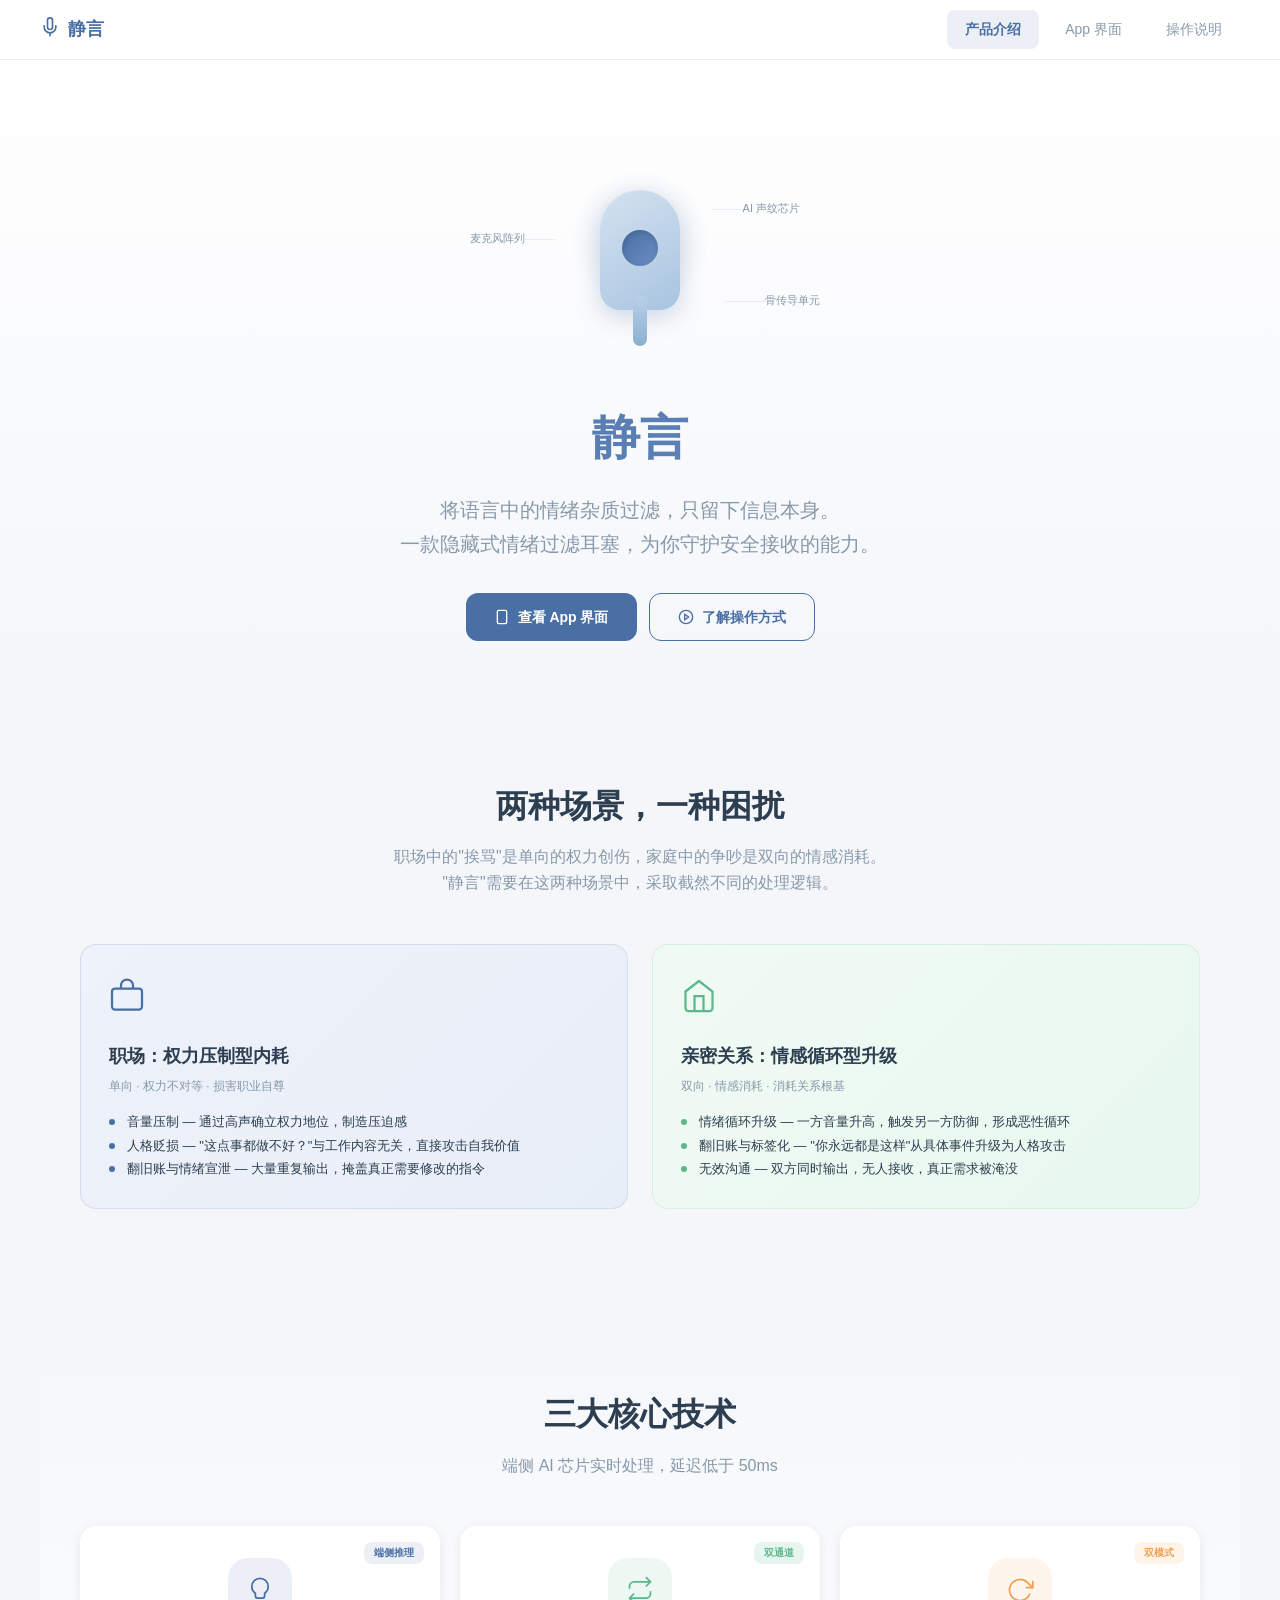
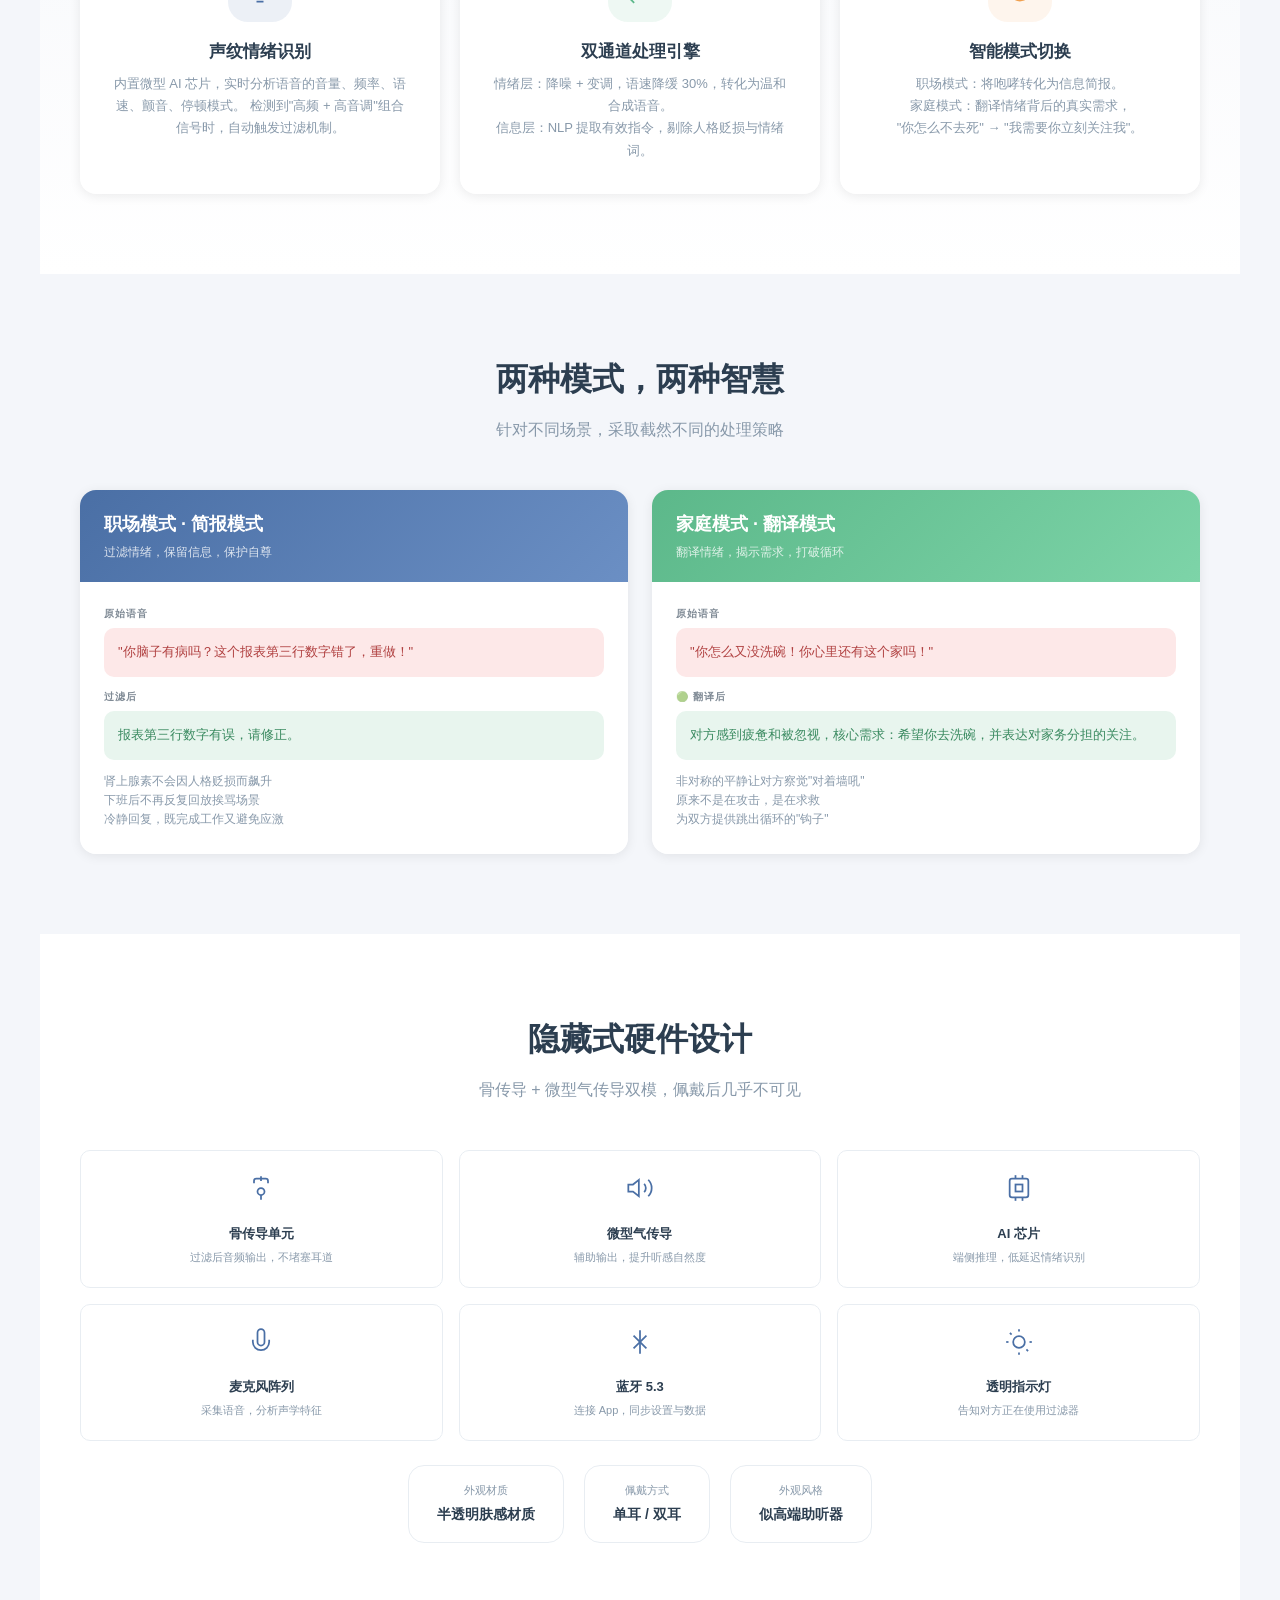
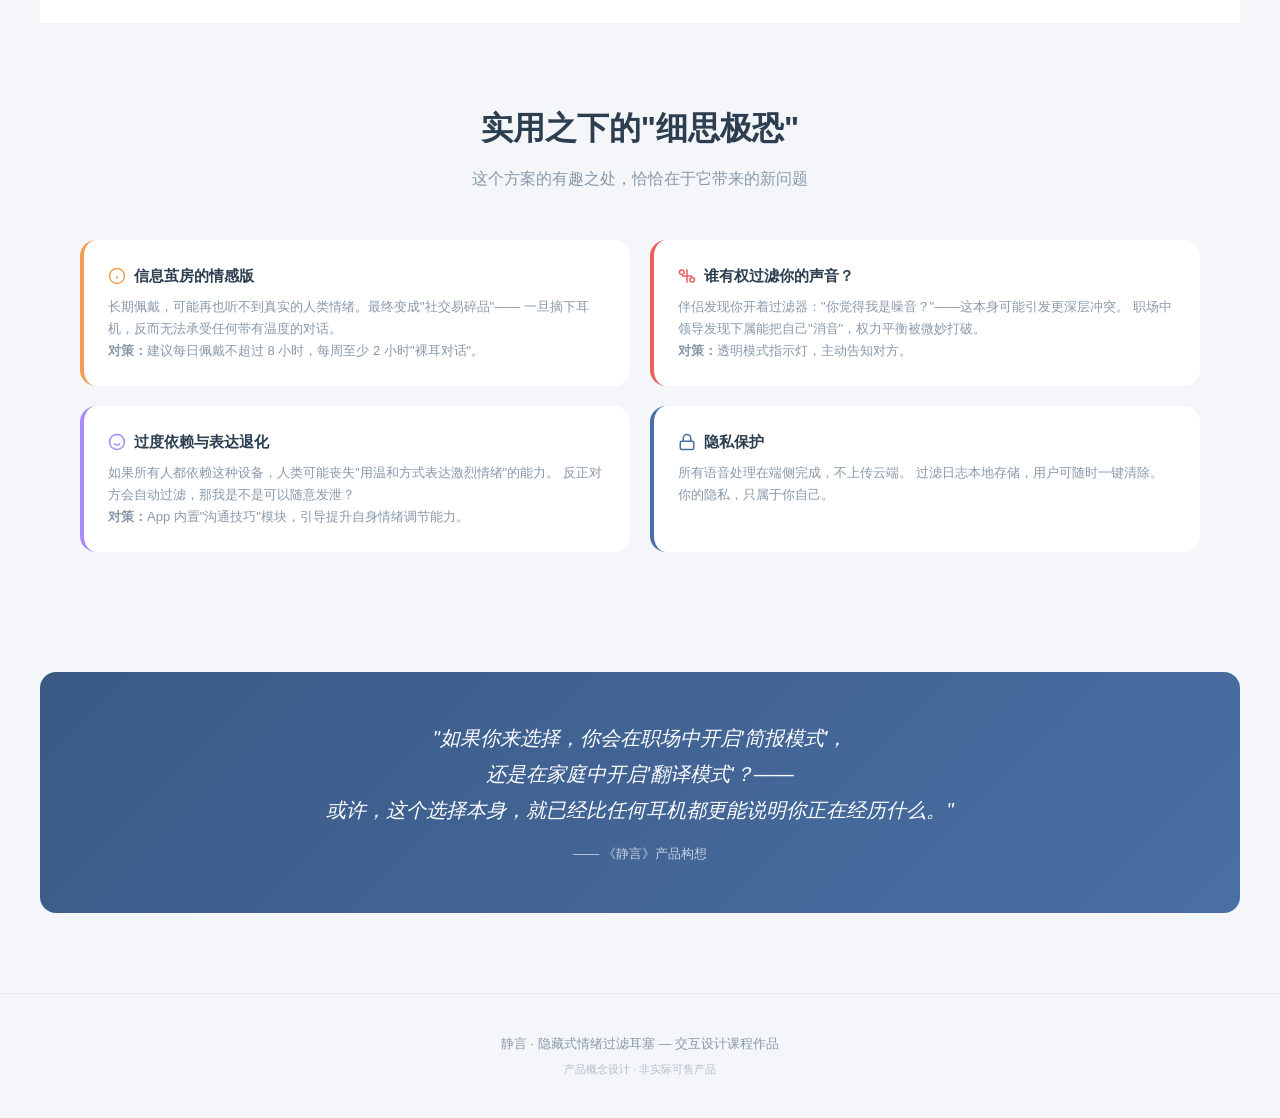
<file: index.html>
<!DOCTYPE html>
<html lang="zh-CN">
<head>
<meta charset="UTF-8">
<meta name="viewport" content="width=device-width, initial-scale=1.0">
<title>静言 — 隐藏式情绪过滤耳塞</title>
<link rel="stylesheet" href="css/common.css">
<style>
  /* --- Hero 耳塞图 --- */
  .hero-earphone {
    width: 200px; height: 200px; margin: 0 auto 40px;
    position: relative; animation: float 4s ease-in-out infinite;
  }
  .earphone-body {
    width: 80px; height: 120px;
    background: linear-gradient(145deg, #d4e2f0, #a8c4e0);
    border-radius: 40px 40px 20px 20px;
    position: absolute; top: 30px; left: 50%; transform: translateX(-50%);
    box-shadow: 0 8px 24px rgba(74,111,165,0.25);
  }
  .earphone-body::before {
    content: ''; width: 36px; height: 36px;
    background: linear-gradient(135deg, var(--primary), var(--primary-light));
    border-radius: 50%; position: absolute;
    top: 40px; left: 50%; transform: translateX(-50%);
    box-shadow: inset 0 2px 6px rgba(0,0,0,0.15);
  }
  .earphone-body::after {
    content: ''; width: 14px; height: 50px;
    background: linear-gradient(180deg, #b8d0e8, #8ab0d0);
    border-radius: 7px; position: absolute;
    bottom: -36px; left: 50%; transform: translateX(-50%);
  }
  .earphone-glow {
    width: 140px; height: 140px;
    border-radius: 50%;
    background: radial-gradient(circle, rgba(74,111,165,0.15), transparent 70%);
    position: absolute; top: 10px; left: 50%; transform: translateX(-50%);
    animation: pulse 3s ease-in-out infinite;
  }
  .earphone-label {
    position: absolute; font-size: 11px; color: var(--text-light);
    white-space: nowrap;
  }
  .earphone-label::before {
    content: ''; position: absolute;
    background: var(--border); width: 1px;
  }
  .label-chip { top: 40px; right: -60px; }
  .label-chip::before { height: 1px; width: 30px; top: 50%; right: 100%; }
  .label-mic { top: 70px; left: -70px; }
  .label-mic::before { height: 1px; width: 30px; top: 50%; left: 100%; }
  .label-bone { bottom: 50px; right: -80px; }
  .label-bone::before { height: 1px; width: 40px; top: 50%; right: 100%; }

  /* --- 痛点对比 --- */
  .pain-row { display: flex; gap: 24px; margin-bottom: 20px; }
  .pain-card {
    flex: 1; padding: 28px; border-radius: var(--radius);
    position: relative; overflow: hidden;
  }
  .pain-card.work {
    background: linear-gradient(135deg, #EEF2FA, #E8EEF8);
    border: 1px solid rgba(74,111,165,0.15);
  }
  .pain-card.home {
    background: linear-gradient(135deg, #F0FAF4, #E8F8EE);
    border: 1px solid rgba(92,184,138,0.15);
  }
  .pain-card .pain-icon { font-size: 36px; margin-bottom: 12px; }
  .pain-card .pain-title { font-size: 18px; font-weight: 700; margin-bottom: 6px; }
  .pain-card .pain-type { font-size: 12px; color: var(--text-light); margin-bottom: 14px; }
  .pain-list { list-style: none; }
  .pain-list li {
    font-size: 13px; line-height: 1.8;
    padding-left: 18px; position: relative;
  }
  .pain-list li::before {
    content: ''; width: 6px; height: 6px;
    border-radius: 50%; position: absolute;
    left: 0; top: 9px;
  }
  .pain-card.work .pain-list li::before { background: var(--primary); }
  .pain-card.home .pain-list li::before { background: var(--green); }

  .pain-arrow {
    display: flex; align-items: center; justify-content: center;
    font-size: 28px; color: var(--text-light); flex-shrink: 0;
  }

  /* --- 功能卡片 --- */
  .func-card {
    padding: 32px; text-align: center;
    position: relative; overflow: hidden;
  }
  .func-card .func-icon {
    width: 64px; height: 64px; border-radius: 20px;
    display: flex; align-items: center; justify-content: center;
    font-size: 28px; margin: 0 auto 16px;
  }
  .func-card .func-title { font-size: 17px; font-weight: 700; margin-bottom: 8px; }
  .func-card .func-desc { font-size: 13px; color: var(--text-light); line-height: 1.7; }
  .func-card .func-tag {
    position: absolute; top: 16px; right: 16px;
    font-size: 10px; padding: 3px 10px; border-radius: 8px;
    font-weight: 600;
  }

  /* --- 模式对比 --- */
  .mode-compare { display: flex; gap: 24px; }
  .mode-box {
    flex: 1; border-radius: var(--radius); overflow: hidden;
    box-shadow: var(--shadow);
  }
  .mode-box-header {
    padding: 20px 24px; color: #fff;
  }
  .mode-box-header.work-h { background: linear-gradient(135deg, var(--primary), var(--primary-light)); }
  .mode-box-header.home-h { background: linear-gradient(135deg, var(--green), #7DD4A8); }
  .mode-box-header .mh-title { font-size: 18px; font-weight: 700; }
  .mode-box-header .mh-sub { font-size: 12px; opacity: 0.8; margin-top: 4px; }
  .mode-box-body { background: var(--card); padding: 24px; }
  .mode-example {
    padding: 14px; border-radius: var(--radius-sm);
    margin-bottom: 12px; font-size: 13px; line-height: 1.6;
  }
  .mode-example.original { background: var(--red-light); color: #b04040; }
  .mode-example.filtered { background: var(--green-light); color: #3a8a60; }
  .mode-example-label {
    font-size: 10px; font-weight: 700;
    text-transform: uppercase; letter-spacing: 1px;
    margin-bottom: 6px; opacity: 0.6;
  }

  /* --- 硬件参数 --- */
  .hw-grid { display: grid; grid-template-columns: repeat(3, 1fr); gap: 16px; }
  .hw-item {
    background: var(--card); border-radius: var(--radius-sm);
    padding: 20px; text-align: center;
    border: 1px solid var(--border);
    transition: var(--transition);
  }
  .hw-item:hover { border-color: var(--primary); background: #FAFBFE; }
  .hw-item .hw-icon { font-size: 28px; margin-bottom: 8px; }
  .hw-item .hw-name { font-size: 13px; font-weight: 600; margin-bottom: 4px; }
  .hw-item .hw-detail { font-size: 11px; color: var(--text-light); }

  /* --- 伦理区 --- */
  .ethic-cards { display: grid; grid-template-columns: repeat(2, 1fr); gap: 20px; }
  .ethic-card {
    background: var(--card); border-radius: var(--radius);
    padding: 24px; border-left: 4px solid;
  }
  .ethic-card:nth-child(1) { border-color: var(--orange); }
  .ethic-card:nth-child(2) { border-color: var(--red); }
  .ethic-card:nth-child(3) { border-color: var(--purple); }
  .ethic-card:nth-child(4) { border-color: var(--primary); }
  .ethic-card .ec-title { font-size: 15px; font-weight: 700; margin-bottom: 8px; display: flex; align-items: center; gap: 8px; }
  .ethic-card .ec-desc { font-size: 13px; color: var(--text-light); line-height: 1.7; }

  /* --- 选色场景 --- */
  .choice-section {
    background: linear-gradient(135deg, var(--primary-dark), var(--primary));
    border-radius: var(--radius); padding: 48px;
    text-align: center; color: #fff;
  }
  .choice-section .cs-quote {
    font-size: 20px; font-weight: 300; line-height: 1.8;
    max-width: 640px; margin: 0 auto;
    font-style: italic;
  }
  .choice-section .cs-author {
    margin-top: 16px; font-size: 13px; opacity: 0.7;
  }
</style>
</head>
<body>

<!-- 顶部导航 -->
<nav class="top-nav">
  <div class="nav-brand">
    <span class="brand-icon"><svg width="20" height="20" viewBox="0 0 24 24" fill="none" stroke="var(--primary)" stroke-width="2"><path d="M12 1a3 3 0 00-3 3v8a3 3 0 006 0V4a3 3 0 00-3-3z"/><path d="M19 10v2a7 7 0 01-14 0v-2"/><line x1="12" y1="19" x2="12" y2="23"/></svg></span>
    <span>静言</span>
  </div>
  <div class="nav-links">
    <a class="nav-link active" href="index.html">产品介绍</a>
    <a class="nav-link" href="app.html">App 界面</a>
    <a class="nav-link" href="controls.html">操作说明</a>
  </div>
</nav>

<div class="page-wrapper">

  <!-- ===== Hero ===== -->
  <section class="hero">
    <div class="hero-earphone animate-fade">
      <div class="earphone-glow"></div>
      <div class="earphone-body"></div>
      <span class="earphone-label label-chip">AI 声纹芯片</span>
      <span class="earphone-label label-mic">麦克风阵列</span>
      <span class="earphone-label label-bone">骨传导单元</span>
    </div>
    <h1 class="hero-title animate-slide-up">静言</h1>
    <p class="hero-subtitle animate-slide-up delay-1">
      将语言中的情绪杂质过滤，只留下信息本身。<br>
      一款隐藏式情绪过滤耳塞，为你守护安全接收的能力。
    </p>
    <div class="hero-actions animate-slide-up delay-2">
      <a href="app.html" class="btn btn-primary"><svg width="16" height="16" viewBox="0 0 24 24" fill="none" stroke="currentColor" stroke-width="2"><rect x="5" y="2" width="14" height="20" rx="2"/><line x1="12" y1="18" x2="12.01" y2="18"/></svg> 查看 App 界面</a>
      <a href="controls.html" class="btn btn-outline"><svg width="16" height="16" viewBox="0 0 24 24" fill="none" stroke="currentColor" stroke-width="2"><circle cx="12" cy="12" r="10"/><polygon points="10 8 16 12 10 16"/></svg> 了解操作方式</a>
    </div>
  </section>

  <!-- ===== 痛点场景 ===== -->
  <section class="section">
    <h2 class="section-title animate-slide-up">两种场景，一种困扰</h2>
    <p class="section-subtitle animate-slide-up delay-1">
      职场中的"挨骂"是单向的权力创伤，家庭中的争吵是双向的情感消耗。<br>
      "静言"需要在这两种场景中，采取截然不同的处理逻辑。
    </p>

    <div class="pain-row animate-slide-up delay-2">
      <div class="pain-card work">
        <div class="pain-icon"><svg width="36" height="36" viewBox="0 0 24 24" fill="none" stroke="var(--primary)" stroke-width="1.5"><rect x="2" y="7" width="20" height="14" rx="2"/><path d="M16 7V5a4 4 0 00-8 0v2"/></svg></div>
        <div class="pain-title">职场：权力压制型内耗</div>
        <div class="pain-type">单向 · 权力不对等 · 损害职业自尊</div>
        <ul class="pain-list">
          <li>音量压制 — 通过高声确立权力地位，制造压迫感</li>
          <li>人格贬损 — "这点事都做不好？"与工作内容无关，直接攻击自我价值</li>
          <li>翻旧账与情绪宣泄 — 大量重复输出，掩盖真正需要修改的指令</li>
        </ul>
      </div>
      <div class="pain-card home">
        <div class="pain-icon"><svg width="36" height="36" viewBox="0 0 24 24" fill="none" stroke="var(--green)" stroke-width="1.5"><path d="M3 9l9-7 9 7v11a2 2 0 01-2 2H5a2 2 0 01-2-2z"/><polyline points="9 22 9 12 15 12 15 22"/></svg></div>
        <div class="pain-title">亲密关系：情感循环型升级</div>
        <div class="pain-type">双向 · 情感消耗 · 消耗关系根基</div>
        <ul class="pain-list">
          <li>情绪循环升级 — 一方音量升高，触发另一方防御，形成恶性循环</li>
          <li>翻旧账与标签化 — "你永远都是这样"从具体事件升级为人格攻击</li>
          <li>无效沟通 — 双方同时输出，无人接收，真正需求被淹没</li>
        </ul>
      </div>
    </div>
  </section>

  <!-- ===== 核心功能 ===== -->
  <section class="section" style="background: linear-gradient(180deg, var(--bg), #fff);">
    <h2 class="section-title">三大核心技术</h2>
    <p class="section-subtitle">端侧 AI 芯片实时处理，延迟低于 50ms</p>

    <div class="grid-3">
      <div class="card func-card animate-slide-up delay-1">
        <span class="func-tag tag-blue">端侧推理</span>
        <div class="func-icon" style="background:rgba(74,111,165,0.1)"><svg width="28" height="28" viewBox="0 0 24 24" fill="none" stroke="var(--primary)" stroke-width="1.5"><path d="M12 2a7 7 0 017 7c0 2.38-1.19 4.47-3 5.74V17a2 2 0 01-2 2h-4a2 2 0 01-2-2v-2.26C6.19 13.47 5 11.38 5 9a7 7 0 017-7z"/><line x1="9" y1="22" x2="15" y2="22"/></svg></div>
        <div class="func-title">声纹情绪识别</div>
        <div class="func-desc">
          内置微型 AI 芯片，实时分析语音的音量、频率、语速、颤音、停顿模式。
          检测到"高频 + 高音调"组合信号时，自动触发过滤机制。
        </div>
      </div>
      <div class="card func-card animate-slide-up delay-2">
        <span class="func-tag tag-green">双通道</span>
        <div class="func-icon" style="background:rgba(92,184,138,0.1)"><svg width="28" height="28" viewBox="0 0 24 24" fill="none" stroke="var(--green)" stroke-width="1.5"><polyline points="17 1 21 5 17 9"/><path d="M3 11V9a4 4 0 014-4h14"/><polyline points="7 23 3 19 7 15"/><path d="M21 13v2a4 4 0 01-4 4H3"/></svg></div>
        <div class="func-title">双通道处理引擎</div>
        <div class="func-desc">
          情绪层：降噪 + 变调，语速降缓 30%，转化为温和合成语音。<br>
          信息层：NLP 提取有效指令，剔除人格贬损与情绪词。
        </div>
      </div>
      <div class="card func-card animate-slide-up delay-3">
        <span class="func-tag tag-orange">双模式</span>
        <div class="func-icon" style="background:rgba(240,160,80,0.1)"><svg width="28" height="28" viewBox="0 0 24 24" fill="none" stroke="var(--orange)" stroke-width="1.5"><polyline points="23 4 23 10 17 10"/><path d="M20.49 15a9 9 0 11-2.12-9.36L23 10"/></svg></div>
        <div class="func-title">智能模式切换</div>
        <div class="func-desc">
          职场模式：将咆哮转化为信息简报。<br>
          家庭模式：翻译情绪背后的真实需求，<br>
          "你怎么不去死" → "我需要你立刻关注我"。
        </div>
      </div>
    </div>
  </section>

  <!-- ===== 模式对比 ===== -->
  <section class="section">
    <h2 class="section-title">两种模式，两种智慧</h2>
    <p class="section-subtitle">针对不同场景，采取截然不同的处理策略</p>

    <div class="mode-compare animate-slide-up">
      <div class="mode-box">
        <div class="mode-box-header work-h">
          <div class="mh-title">职场模式 · 简报模式</div>
          <div class="mh-sub">过滤情绪，保留信息，保护自尊</div>
        </div>
        <div class="mode-box-body">
          <div class="mode-example-label">原始语音</div>
          <div class="mode-example original">
            "你脑子有病吗？这个报表第三行数字错了，重做！"
          </div>
          <div class="mode-example-label">过滤后</div>
          <div class="mode-example filtered">
            报表第三行数字有误，请修正。
          </div>
          <p style="font-size:12px;color:var(--text-light);margin-top:12px;line-height:1.6">
肾上腺素不会因人格贬损而飙升<br>
下班后不再反复回放挨骂场景<br>
冷静回复，既完成工作又避免应激
          </p>
        </div>
      </div>

      <div class="mode-box">
        <div class="mode-box-header home-h">
          <div class="mh-title">家庭模式 · 翻译模式</div>
          <div class="mh-sub">翻译情绪，揭示需求，打破循环</div>
        </div>
        <div class="mode-box-body">
          <div class="mode-example-label">原始语音</div>
          <div class="mode-example original">
            "你怎么又没洗碗！你心里还有这个家吗！"
          </div>
          <div class="mode-example-label">🟢 翻译后</div>
          <div class="mode-example filtered">
            对方感到疲惫和被忽视，核心需求：希望你去洗碗，并表达对家务分担的关注。
          </div>
          <p style="font-size:12px;color:var(--text-light);margin-top:12px;line-height:1.6">
非对称的平静让对方察觉"对着墙吼"<br>
原来不是在攻击，是在求救<br>
为双方提供跳出循环的"钩子"
          </p>
        </div>
      </div>
    </div>
  </section>

  <!-- ===== 硬件设计 ===== -->
  <section class="section" style="background:#fff;">
    <h2 class="section-title">隐藏式硬件设计</h2>
    <p class="section-subtitle">骨传导 + 微型气传导双模，佩戴后几乎不可见</p>

    <div class="hw-grid animate-slide-up">
      <div class="hw-item">
        <div class="hw-icon"><svg width="28" height="28" viewBox="0 0 24 24" fill="none" stroke="var(--primary)" stroke-width="1.5"><path d="M18 8V6a2 2 0 00-2-2H8a2 2 0 00-2 2v2"/><path d="M12 12a3 3 0 100 6 3 3 0 000-6z"/><line x1="12" y1="2" x2="12" y2="6"/><line x1="12" y1="18" x2="12" y2="22"/></svg></div>
        <div class="hw-name">骨传导单元</div>
        <div class="hw-detail">过滤后音频输出，不堵塞耳道</div>
      </div>
      <div class="hw-item">
        <div class="hw-icon"><svg width="28" height="28" viewBox="0 0 24 24" fill="none" stroke="var(--primary)" stroke-width="1.5"><polygon points="11 5 6 9 2 9 2 15 6 15 11 19"/><path d="M19.07 4.93a10 10 0 010 14.14"/><path d="M15.54 8.46a5 5 0 010 7.07"/></svg></div>
        <div class="hw-name">微型气传导</div>
        <div class="hw-detail">辅助输出，提升听感自然度</div>
      </div>
      <div class="hw-item">
        <div class="hw-icon"><svg width="28" height="28" viewBox="0 0 24 24" fill="none" stroke="var(--primary)" stroke-width="1.5"><rect x="4" y="4" width="16" height="16" rx="2"/><rect x="9" y="9" width="6" height="6"/><line x1="9" y1="1" x2="9" y2="4"/><line x1="15" y1="1" x2="15" y2="4"/><line x1="9" y1="20" x2="9" y2="23"/><line x1="15" y1="20" x2="15" y2="23"/></svg></div>
        <div class="hw-name">AI 芯片</div>
        <div class="hw-detail">端侧推理，低延迟情绪识别</div>
      </div>
      <div class="hw-item">
        <div class="hw-icon"><svg width="28" height="28" viewBox="0 0 24 24" fill="none" stroke="var(--primary)" stroke-width="1.5"><path d="M12 1a3 3 0 00-3 3v8a3 3 0 006 0V4a3 3 0 00-3-3z"/><path d="M19 10v2a7 7 0 01-14 0v-2"/></svg></div>
        <div class="hw-name">麦克风阵列</div>
        <div class="hw-detail">采集语音，分析声学特征</div>
      </div>
      <div class="hw-item">
        <div class="hw-icon"><svg width="28" height="28" viewBox="0 0 24 24" fill="none" stroke="var(--primary)" stroke-width="1.5"><path d="M6.5 6.5l11 11"/><path d="M6.5 17.5l11-11"/><path d="M12 2v20"/></svg></div>
        <div class="hw-name">蓝牙 5.3</div>
        <div class="hw-detail">连接 App，同步设置与数据</div>
      </div>
      <div class="hw-item">
        <div class="hw-icon"><svg width="28" height="28" viewBox="0 0 24 24" fill="none" stroke="var(--primary)" stroke-width="1.5"><circle cx="12" cy="12" r="5"/><line x1="12" y1="1" x2="12" y2="3"/><line x1="12" y1="21" x2="12" y2="23"/><line x1="4.22" y1="4.22" x2="5.64" y2="5.64"/><line x1="18.36" y1="18.36" x2="19.78" y2="19.78"/><line x1="1" y1="12" x2="3" y2="12"/><line x1="21" y1="12" x2="23" y2="12"/></svg></div>
        <div class="hw-name">透明指示灯</div>
        <div class="hw-detail">告知对方正在使用过滤器</div>
      </div>
    </div>

    <div style="display:flex;gap:20px;margin-top:24px;justify-content:center" class="animate-slide-up delay-2">
      <div class="card-flat" style="padding:16px 28px;text-align:center">
        <div style="font-size:11px;color:var(--text-light);margin-bottom:4px">外观材质</div>
        <div style="font-size:14px;font-weight:600">半透明肤感材质</div>
      </div>
      <div class="card-flat" style="padding:16px 28px;text-align:center">
        <div style="font-size:11px;color:var(--text-light);margin-bottom:4px">佩戴方式</div>
        <div style="font-size:14px;font-weight:600">单耳 / 双耳</div>
      </div>
      <div class="card-flat" style="padding:16px 28px;text-align:center">
        <div style="font-size:11px;color:var(--text-light);margin-bottom:4px">外观风格</div>
        <div style="font-size:14px;font-weight:600">似高端助听器</div>
      </div>
    </div>
  </section>

  <!-- ===== 伦理思考 ===== -->
  <section class="section">
    <h2 class="section-title">实用之下的"细思极恐"</h2>
    <p class="section-subtitle">这个方案的有趣之处，恰恰在于它带来的新问题</p>

    <div class="ethic-cards">
      <div class="ethic-card animate-slide-up delay-1">
        <div class="ec-title"><svg width="18" height="18" viewBox="0 0 24 24" fill="none" stroke="var(--orange)" stroke-width="2"><circle cx="12" cy="12" r="10"/><path d="M12 16v-4"/><path d="M12 8h.01"/></svg> 信息茧房的情感版</div>
        <div class="ec-desc">
          长期佩戴，可能再也听不到真实的人类情绪。最终变成"社交易碎品"——
          一旦摘下耳机，反而无法承受任何带有温度的对话。
          <br><strong>对策：</strong>建议每日佩戴不超过 8 小时，每周至少 2 小时"裸耳对话"。
        </div>
      </div>
      <div class="ethic-card animate-slide-up delay-2">
        <div class="ec-title"><svg width="18" height="18" viewBox="0 0 24 24" fill="none" stroke="var(--red)" stroke-width="2"><path d="M12 3v18"/><path d="M5 12h14"/><circle cx="5" cy="7" r="3"/><circle cx="19" cy="17" r="3"/></svg> 谁有权过滤你的声音？</div>
        <div class="ec-desc">
          伴侣发现你开着过滤器："你觉得我是噪音？"——这本身可能引发更深层冲突。
          职场中领导发现下属能把自己"消音"，权力平衡被微妙打破。
          <br><strong>对策：</strong>透明模式指示灯，主动告知对方。
        </div>
      </div>
      <div class="ethic-card animate-slide-up delay-3">
        <div class="ec-title"><svg width="18" height="18" viewBox="0 0 24 24" fill="none" stroke="var(--purple)" stroke-width="2"><circle cx="12" cy="12" r="10"/><path d="M8 14s1.5 2 4 2 4-2 4-2"/><line x1="9" y1="9" x2="9.01" y2="9"/><line x1="15" y1="9" x2="15.01" y2="9"/></svg> 过度依赖与表达退化</div>
        <div class="ec-desc">
          如果所有人都依赖这种设备，人类可能丧失"用温和方式表达激烈情绪"的能力。
          反正对方会自动过滤，那我是不是可以随意发泄？
          <br><strong>对策：</strong>App 内置"沟通技巧"模块，引导提升自身情绪调节能力。
        </div>
      </div>
      <div class="ethic-card animate-slide-up delay-4">
        <div class="ec-title"><svg width="18" height="18" viewBox="0 0 24 24" fill="none" stroke="var(--primary)" stroke-width="2"><rect x="3" y="11" width="18" height="11" rx="2"/><path d="M7 11V7a5 5 0 0110 0v4"/></svg> 隐私保护</div>
        <div class="ec-desc">
          所有语音处理在端侧完成，不上传云端。
          过滤日志本地存储，用户可随时一键清除。
          你的隐私，只属于你自己。
        </div>
      </div>
    </div>
  </section>

  <!-- ===== 引用结语 ===== -->
  <section class="section-sm">
    <div class="choice-section animate-slide-up">
      <div class="cs-quote">
        "如果你来选择，你会在职场中开启'简报模式'，<br>
        还是在家庭中开启'翻译模式'？——<br>
        或许，这个选择本身，就已经比任何耳机都更能说明你正在经历什么。"
      </div>
      <div class="cs-author">—— 《静言》产品构想</div>
    </div>
  </section>

  <!-- 页脚 -->
  <footer class="footer">
    <p>静言 · 隐藏式情绪过滤耳塞 — 交互设计课程作品</p>
    <p style="margin-top:6px;font-size:11px;opacity:0.6">产品概念设计 · 非实际可售产品</p>
  </footer>
</div>

<!-- 入场动画观察 -->
<script>
const observer = new IntersectionObserver((entries) => {
  entries.forEach(e => {
    if (e.isIntersecting) {
      e.target.style.animationPlayState = 'running';
      observer.unobserve(e.target);
    }
  });
}, { threshold: 0.15 });

document.querySelectorAll('.animate-slide-up, .animate-fade, .animate-slide-left, .animate-slide-right').forEach(el => {
  el.style.animationPlayState = 'paused';
  observer.observe(el);
});
</script>
</body>
</html>
</file>
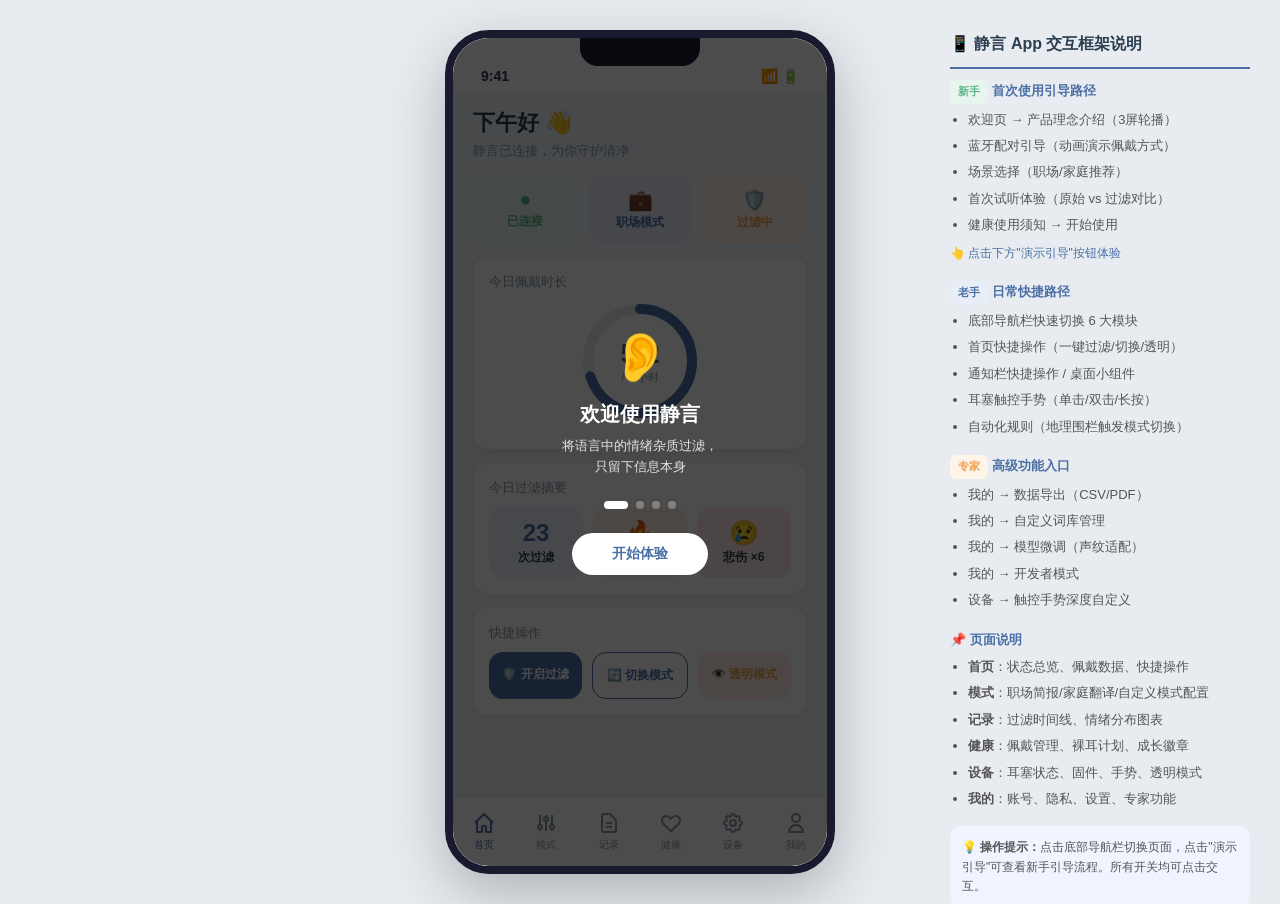
<file: app-demo.html>
<!DOCTYPE html>
<html lang="zh-CN">
<head>
<meta charset="UTF-8">
<meta name="viewport" content="width=device-width, initial-scale=1.0">
<title>静言 App 界面演示</title>
<style>
  :root {
    --primary: #4A6FA5;
    --primary-light: #6B8FC4;
    --green: #5CB88A;
    --orange: #F0A050;
    --red: #E86060;
    --bg: #F4F6FA;
    --card: #FFFFFF;
    --text: #2C3E50;
    --text-light: #8899AA;
    --border: #E8EDF2;
    --shadow: 0 2px 12px rgba(0,0,0,0.08);
  }
  * { margin:0; padding:0; box-sizing:border-box; }
  body {
    font-family: -apple-system, "PingFang SC", "Microsoft YaHei", sans-serif;
    background: #E8ECF1;
    color: var(--text);
    display: flex;
    justify-content: center;
    align-items: flex-start;
    min-height: 100vh;
    padding: 30px 10px;
  }

  /* ===== 手机外框 ===== */
  .phone-frame {
    width: 390px;
    min-height: 844px;
    background: var(--bg);
    border-radius: 44px;
    border: 8px solid #1A1A2E;
    overflow: hidden;
    position: relative;
    box-shadow: 0 20px 60px rgba(0,0,0,0.25);
  }
  .status-bar {
    height: 54px;
    background: var(--card);
    display: flex;
    align-items: flex-end;
    justify-content: space-between;
    padding: 0 28px 8px;
    font-size: 14px;
    font-weight: 600;
  }
  .status-bar .notch {
    width: 120px; height: 28px;
    background: #1A1A2E;
    border-radius: 0 0 18px 18px;
    position: absolute;
    top: 0; left: 50%; transform: translateX(-50%);
  }

  /* ===== 页面容器 ===== */
  .page-container {
    height: calc(844px - 54px - 70px);
    overflow-y: auto;
    scrollbar-width: none;
  }
  .page-container::-webkit-scrollbar { display: none; }
  .page { display: none; padding: 16px 20px 20px; }
  .page.active { display: block; }

  /* ===== 底部导航 ===== */
  .bottom-nav {
    height: 70px;
    background: var(--card);
    display: flex;
    align-items: center;
    justify-content: space-around;
    border-top: 1px solid var(--border);
    position: absolute;
    bottom: 0; left: 0; right: 0;
  }
  .nav-item {
    display: flex; flex-direction: column; align-items: center;
    gap: 3px; cursor: pointer; user-select: none;
    color: var(--text-light); font-size: 10px;
    transition: color 0.2s;
  }
  .nav-item.active { color: var(--primary); }
  .nav-item svg { width: 24px; height: 24px; }

  /* ===== 通用卡片 ===== */
  .card {
    background: var(--card);
    border-radius: 16px;
    padding: 16px;
    margin-bottom: 14px;
    box-shadow: var(--shadow);
  }
  .card-title {
    font-size: 13px;
    color: var(--text-light);
    margin-bottom: 10px;
    font-weight: 500;
  }
  .section-title {
    font-size: 18px;
    font-weight: 700;
    margin-bottom: 14px;
  }

  /* ===== 首页 ===== */
  .greeting { font-size: 22px; font-weight: 700; margin-bottom: 4px; }
  .greeting-sub { font-size: 13px; color: var(--text-light); margin-bottom: 16px; }
  .status-row { display: flex; gap: 10px; margin-bottom: 14px; }
  .status-chip {
    flex: 1; padding: 12px; border-radius: 14px;
    text-align: center; font-size: 12px; font-weight: 600;
  }
  .status-chip.connected { background: #E8F5EE; color: var(--green); }
  .status-chip.mode-work { background: #E8EEF8; color: var(--primary); }
  .status-chip.filtering { background: #FFF4E8; color: var(--orange); }
  .status-chip .chip-value { font-size: 20px; display: block; margin-bottom: 2px; }

  .wear-ring {
    width: 120px; height: 120px; margin: 0 auto 12px;
    position: relative;
  }
  .wear-ring svg { transform: rotate(-90deg); }
  .wear-ring .ring-label {
    position: absolute; top: 50%; left: 50%;
    transform: translate(-50%, -50%);
    text-align: center;
  }
  .wear-ring .ring-label .hours { font-size: 28px; font-weight: 700; color: var(--primary); }
  .wear-ring .ring-label .unit { font-size: 11px; color: var(--text-light); }

  .quick-actions { display: flex; gap: 10px; }
  .quick-btn {
    flex: 1; padding: 14px 8px; border-radius: 14px;
    border: none; cursor: pointer; font-size: 12px;
    font-weight: 600; display: flex; flex-direction: column;
    align-items: center; gap: 6px; transition: transform 0.15s;
  }
  .quick-btn:active { transform: scale(0.96); }
  .quick-btn.primary { background: var(--primary); color: #fff; }
  .quick-btn.outline { background: #fff; color: var(--primary); border: 1.5px solid var(--primary); }
  .quick-btn.warn { background: #FFF0E8; color: var(--orange); }

  /* ===== 模式中心 ===== */
  .mode-tabs {
    display: flex; background: #E8EDF2; border-radius: 12px;
    padding: 3px; margin-bottom: 16px;
  }
  .mode-tab {
    flex: 1; padding: 10px; text-align: center; border-radius: 10px;
    font-size: 13px; font-weight: 600; cursor: pointer;
    color: var(--text-light); transition: all 0.2s;
  }
  .mode-tab.active { background: var(--card); color: var(--primary); box-shadow: 0 1px 4px rgba(0,0,0,0.1); }

  .mode-panel { display: none; }
  .mode-panel.active { display: block; }

  .slider-row {
    display: flex; align-items: center; justify-content: space-between;
    padding: 12px 0; border-bottom: 1px solid var(--border);
  }
  .slider-row:last-child { border: none; }
  .slider-label { font-size: 13px; font-weight: 500; }
  .slider-value { font-size: 13px; color: var(--primary); font-weight: 600; }

  .option-group { display: flex; gap: 8px; flex-wrap: wrap; margin-top: 8px; }
  .option-chip {
    padding: 8px 14px; border-radius: 20px; font-size: 12px;
    cursor: pointer; border: 1.5px solid var(--border);
    color: var(--text-light); transition: all 0.2s;
  }
  .option-chip.selected { border-color: var(--primary); color: var(--primary); background: #EEF2FA; }

  .demo-btn {
    width: 100%; padding: 14px; border-radius: 12px;
    background: linear-gradient(135deg, var(--primary), var(--primary-light));
    color: #fff; border: none; font-size: 14px; font-weight: 600;
    cursor: pointer; margin-top: 12px;
  }

  /* ===== 过滤记录 ===== */
  .record-tabs { display: flex; gap: 6px; margin-bottom: 14px; }
  .record-tab {
    padding: 7px 16px; border-radius: 20px; font-size: 12px;
    cursor: pointer; border: 1.5px solid var(--border);
    color: var(--text-light); background: #fff;
  }
  .record-tab.active { border-color: var(--primary); color: var(--primary); background: #EEF2FA; }

  .record-item {
    padding: 14px 0; border-bottom: 1px solid var(--border);
  }
  .record-item:last-child { border: none; }
  .record-header { display: flex; justify-content: space-between; align-items: center; margin-bottom: 6px; }
  .record-time { font-size: 11px; color: var(--text-light); }
  .record-tag {
    padding: 3px 10px; border-radius: 10px; font-size: 10px; font-weight: 600;
  }
  .record-tag.work { background: #E8EEF8; color: var(--primary); }
  .record-tag.home { background: #E8F5EE; color: var(--green); }
  .record-original { font-size: 12px; color: var(--text-light); margin-bottom: 4px; text-decoration: line-through; }
  .record-filtered { font-size: 13px; font-weight: 500; }

  .chart-placeholder {
    height: 160px; background: linear-gradient(180deg, #EEF2FA, #F8FAFD);
    border-radius: 12px; display: flex; align-items: flex-end;
    justify-content: space-around; padding: 0 16px 16px;
  }
  .chart-bar {
    width: 28px; border-radius: 8px 8px 0 0;
    position: relative;
  }
  .chart-bar span {
    position: absolute; top: -18px; left: 50%;
    transform: translateX(-50%);
    font-size: 10px; color: var(--text-light);
  }
  .chart-labels {
    display: flex; justify-content: space-around; margin-top: 8px;
    font-size: 10px; color: var(--text-light);
  }

  /* ===== 健康中心 ===== */
  .health-card {
    background: linear-gradient(135deg, var(--primary), #7B9FD4);
    border-radius: 16px; padding: 20px; color: #fff;
    margin-bottom: 14px;
  }
  .health-card .h-label { font-size: 12px; opacity: 0.8; }
  .health-card .h-value { font-size: 36px; font-weight: 700; margin: 4px 0; }
  .health-card .h-sub { font-size: 12px; opacity: 0.7; }
  .progress-bar {
    height: 8px; background: rgba(255,255,255,0.25);
    border-radius: 4px; margin-top: 10px; overflow: hidden;
  }
  .progress-bar .fill { height: 100%; background: #fff; border-radius: 4px; }

  .plan-item {
    display: flex; align-items: center; gap: 12px;
    padding: 14px 0; border-bottom: 1px solid var(--border);
  }
  .plan-item:last-child { border: none; }
  .plan-icon {
    width: 40px; height: 40px; border-radius: 12px;
    display: flex; align-items: center; justify-content: center;
    font-size: 18px;
  }
  .plan-info { flex: 1; }
  .plan-info .p-title { font-size: 13px; font-weight: 600; }
  .plan-info .p-desc { font-size: 11px; color: var(--text-light); }
  .plan-check {
    width: 24px; height: 24px; border-radius: 8px;
    border: 2px solid var(--border); display: flex;
    align-items: center; justify-content: center;
  }
  .plan-check.done { background: var(--green); border-color: var(--green); color: #fff; }

  .badge-grid { display: grid; grid-template-columns: repeat(3, 1fr); gap: 10px; }
  .badge-item {
    text-align: center; padding: 12px 8px;
    border-radius: 12px; background: #F8FAFD;
  }
  .badge-item .b-icon { font-size: 28px; }
  .badge-item .b-name { font-size: 10px; color: var(--text-light); margin-top: 4px; }
  .badge-item.locked { opacity: 0.4; }

  /* ===== 设备管理 ===== */
  .ear-status { display: flex; justify-content: space-around; margin-bottom: 14px; }
  .ear-unit { text-align: center; }
  .ear-circle {
    width: 64px; height: 64px; border-radius: 50%;
    display: flex; align-items: center; justify-content: center;
    font-size: 22px; font-weight: 700; margin: 0 auto 6px;
  }
  .ear-circle.high { background: #E8F5EE; color: var(--green); }
  .ear-circle.mid { background: #FFF4E8; color: var(--orange); }
  .ear-circle.low { background: #FDE8E8; color: var(--red); }
  .ear-label { font-size: 11px; color: var(--text-light); }

  .setting-row {
    display: flex; align-items: center; justify-content: space-between;
    padding: 14px 0; border-bottom: 1px solid var(--border);
    cursor: pointer;
  }
  .setting-row:last-child { border: none; }
  .setting-left { display: flex; align-items: center; gap: 10px; }
  .setting-icon {
    width: 36px; height: 36px; border-radius: 10px;
    display: flex; align-items: center; justify-content: center;
    font-size: 16px;
  }
  .setting-name { font-size: 13px; font-weight: 500; }
  .setting-desc { font-size: 11px; color: var(--text-light); }
  .setting-arrow { color: var(--text-light); font-size: 16px; }

  .toggle {
    width: 44px; height: 26px; border-radius: 13px;
    background: #D0D5DD; position: relative;
    cursor: pointer; transition: background 0.2s;
  }
  .toggle.on { background: var(--green); }
  .toggle::after {
    content: ''; width: 22px; height: 22px;
    border-radius: 50%; background: #fff;
    position: absolute; top: 2px; left: 2px;
    transition: left 0.2s; box-shadow: 0 1px 3px rgba(0,0,0,0.2);
  }
  .toggle.on::after { left: 20px; }

  /* ===== 我的 ===== */
  .profile-header {
    text-align: center; padding: 20px 0;
  }
  .avatar {
    width: 72px; height: 72px; border-radius: 50%;
    background: linear-gradient(135deg, var(--primary), #7B9FD4);
    margin: 0 auto 10px; display: flex; align-items: center;
    justify-content: center; font-size: 28px; color: #fff;
  }
  .profile-name { font-size: 16px; font-weight: 700; }
  .profile-sub { font-size: 12px; color: var(--text-light); }

  /* ===== 新手引导浮层 ===== */
  .onboarding-overlay {
    position: absolute; top: 0; left: 0; right: 0; bottom: 0;
    background: rgba(0,0,0,0.7); z-index: 100;
    display: none; flex-direction: column;
    align-items: center; justify-content: center;
    padding: 40px 30px; color: #fff; text-align: center;
  }
  .onboarding-overlay.show { display: flex; }
  .ob-icon { font-size: 48px; margin-bottom: 16px; }
  .ob-title { font-size: 20px; font-weight: 700; margin-bottom: 8px; }
  .ob-desc { font-size: 13px; line-height: 1.6; opacity: 0.85; margin-bottom: 24px; }
  .ob-dots { display: flex; gap: 8px; margin-bottom: 24px; }
  .ob-dot {
    width: 8px; height: 8px; border-radius: 50%;
    background: rgba(255,255,255,0.3);
  }
  .ob-dot.active { background: #fff; width: 24px; border-radius: 4px; }
  .ob-btn {
    padding: 12px 40px; border-radius: 24px;
    background: #fff; color: var(--primary);
    font-size: 14px; font-weight: 600; border: none;
    cursor: pointer;
  }

  /* ===== 侧边说明 ===== */
  .side-guide {
    position: fixed; top: 30px; right: 30px;
    width: 300px; font-size: 13px; line-height: 1.8;
    color: #555;
  }
  .side-guide h3 {
    font-size: 16px; color: var(--text);
    margin-bottom: 10px; padding-bottom: 8px;
    border-bottom: 2px solid var(--primary);
  }
  .side-guide .guide-section { margin-bottom: 16px; }
  .side-guide .guide-section h4 {
    font-size: 13px; color: var(--primary);
    margin-bottom: 4px;
  }
  .side-guide ul { padding-left: 18px; }
  .side-guide li { margin-bottom: 3px; }
  .guide-badge {
    display: inline-block; padding: 2px 8px;
    border-radius: 6px; font-size: 11px; font-weight: 600;
    margin-right: 4px;
  }
  .guide-badge.novice { background: #E8F5EE; color: var(--green); }
  .guide-badge.regular { background: #E8EEF8; color: var(--primary); }
  .guide-badge.expert { background: #FFF4E8; color: var(--orange); }

  @media (max-width: 860px) {
    .side-guide { display: none; }
  }
</style>
</head>
<body>

<!-- ===== 手机模拟器 ===== -->
<div class="phone-frame">
  <div class="status-bar">
    <span>9:41</span>
    <div class="notch"></div>
    <span>📶 🔋</span>
  </div>

  <!-- 新手引导浮层 -->
  <div class="onboarding-overlay" id="onboarding">
    <div class="ob-icon" id="obIcon">👂</div>
    <div class="ob-title" id="obTitle">欢迎使用静言</div>
    <div class="ob-desc" id="obDesc">将语言中的情绪杂质过滤，<br>只留下信息本身</div>
    <div class="ob-dots">
      <div class="ob-dot active" data-step="0"></div>
      <div class="ob-dot" data-step="1"></div>
      <div class="ob-dot" data-step="2"></div>
      <div class="ob-dot" data-step="3"></div>
    </div>
    <button class="ob-btn" id="obBtn">开始体验</button>
  </div>

  <div class="page-container">
    <!-- ====== 首页 ====== -->
    <div class="page active" id="page-home">
      <div class="greeting">下午好 👋</div>
      <div class="greeting-sub">静言已连接，为你守护清净</div>

      <div class="status-row">
        <div class="status-chip connected">
          <span class="chip-value">●</span> 已连接
        </div>
        <div class="status-chip mode-work">
          <span class="chip-value">💼</span> 职场模式
        </div>
        <div class="status-chip filtering">
          <span class="chip-value">🛡️</span> 过滤中
        </div>
      </div>

      <div class="card">
        <div class="card-title">今日佩戴时长</div>
        <div class="wear-ring">
          <svg width="120" height="120" viewBox="0 0 120 120">
            <circle cx="60" cy="60" r="52" fill="none" stroke="#E8EDF2" stroke-width="10"/>
            <circle cx="60" cy="60" r="52" fill="none" stroke="var(--primary)" stroke-width="10"
                    stroke-dasharray="327" stroke-dashoffset="98" stroke-linecap="round"/>
          </svg>
          <div class="ring-label">
            <div class="hours">5.2</div>
            <div class="unit">/ 8 小时</div>
          </div>
        </div>
      </div>

      <div class="card">
        <div class="card-title">今日过滤摘要</div>
        <div class="status-row" style="margin-bottom:0">
          <div class="status-chip" style="background:#F0F4FF;">
            <span class="chip-value" style="font-size:24px;color:var(--primary)">23</span> 次过滤
          </div>
          <div class="status-chip" style="background:#FFF4E8;">
            <span class="chip-value" style="font-size:24px;color:var(--orange)">🔥</span> 愤怒 ×12
          </div>
          <div class="status-chip" style="background:#FDE8E8;">
            <span class="chip-value" style="font-size:24px;color:var(--red)">😢</span> 悲伤 ×6
          </div>
        </div>
      </div>

      <div class="card">
        <div class="card-title">快捷操作</div>
        <div class="quick-actions">
          <button class="quick-btn primary">🛡️ 开启过滤</button>
          <button class="quick-btn outline">🔄 切换模式</button>
          <button class="quick-btn warn">👁️ 透明模式</button>
        </div>
      </div>
    </div>

    <!-- ====== 模式中心 ====== -->
    <div class="page" id="page-mode">
      <div class="section-title">模式中心</div>
      <div class="mode-tabs">
        <div class="mode-tab active" onclick="switchModeTab(this,'mode-work')">💼 职场模式</div>
        <div class="mode-tab" onclick="switchModeTab(this,'mode-home')">🏠 家庭模式</div>
        <div class="mode-tab" onclick="switchModeTab(this,'mode-custom')">⚙️ 自定义</div>
      </div>

      <!-- 职场模式 -->
      <div class="mode-panel active" id="mode-work">
        <div class="card">
          <div class="card-title">💬 简报模式说明</div>
          <p style="font-size:12px;line-height:1.7;color:var(--text-light)">
            将对方语音转化为平静的信息简报，以电子音播报。所有情绪词被标记为
            <span style="color:var(--orange)">【无关信息，已过滤】</span>
          </p>
        </div>
        <div class="card">
          <div class="card-title">过滤强度</div>
          <div class="slider-row">
            <span class="slider-label">🔈 轻度过滤</span>
            <span class="slider-value">保留部分语气</span>
          </div>
          <div class="slider-row">
            <span class="slider-label">🔊 标准过滤</span>
            <span class="slider-value" style="font-weight:700">✓ 推荐</span>
          </div>
          <div class="slider-row">
            <span class="slider-label">🔇 深度过滤</span>
            <span class="slider-value">仅保留关键词</span>
          </div>
        </div>
        <div class="card">
          <div class="card-title">播报方式</div>
          <div class="option-group">
            <div class="option-chip selected">电子音播报</div>
            <div class="option-chip">文字转语音</div>
            <div class="option-chip">静音仅振动</div>
          </div>
        </div>
        <button class="demo-btn">🎧 试听演示：原始 vs 过滤</button>
      </div>

      <!-- 家庭模式 -->
      <div class="mode-panel" id="mode-home">
        <div class="card">
          <div class="card-title">💬 翻译模式说明</div>
          <p style="font-size:12px;line-height:1.7;color:var(--text-light)">
            不完全消除情绪，而是"翻译"情绪背后的<span style="color:var(--green)">真实需求</span>。
            例如将咆哮转化为对核心诉求的平静描述。
          </p>
        </div>
        <div class="card">
          <div class="card-title">翻译深度</div>
          <div class="slider-row">
            <span class="slider-label">浅层翻译</span>
            <span class="slider-value">缓和语气</span>
          </div>
          <div class="slider-row">
            <span class="slider-label">标准翻译</span>
            <span class="slider-value" style="font-weight:700">✓ 推荐</span>
          </div>
          <div class="slider-row">
            <span class="slider-label">深层翻译</span>
            <span class="slider-value">解析情感与需求</span>
          </div>
        </div>
        <div class="card">
          <div class="card-title">关系场景预设</div>
          <div class="option-group">
            <div class="option-chip selected">💑 伴侣沟通</div>
            <div class="option-chip">👶 亲子沟通</div>
            <div class="option-chip">👴 与长辈沟通</div>
          </div>
        </div>
        <button class="demo-btn">🎧 试听演示：咆哮 → 需求翻译</button>
      </div>

      <!-- 自定义模式 -->
      <div class="mode-panel" id="mode-custom">
        <div class="card">
          <div class="card-title">自定义模式</div>
          <div class="slider-row">
            <span class="slider-label">情绪过滤强度</span>
            <span class="slider-value">70%</span>
          </div>
          <div class="slider-row">
            <span class="slider-label">语速调整</span>
            <span class="slider-value">-20%</span>
          </div>
          <div class="slider-row">
            <span class="slider-label">音调调整</span>
            <span class="slider-value">降低</span>
          </div>
          <div class="slider-row">
            <span class="slider-label">NLP 语义提取</span>
            <span class="slider-value">开启</span>
          </div>
          <div class="slider-row">
            <span class="slider-label">情绪可视化</span>
            <span class="slider-value">开启</span>
          </div>
        </div>
        <button class="demo-btn">💾 保存为"我的模式"</button>
      </div>
    </div>

    <!-- ====== 过滤记录 ====== -->
    <div class="page" id="page-record">
      <div class="section-title">过滤记录</div>
      <div class="record-tabs">
        <div class="record-tab active">今日</div>
        <div class="record-tab">本周</div>
        <div class="record-tab">本月</div>
      </div>

      <div class="card">
        <div class="card-title">情绪分布统计</div>
        <div class="chart-placeholder">
          <div class="chart-bar" style="height:80%;background:var(--red)"><span>🔥</span></div>
          <div class="chart-bar" style="height:45%;background:var(--orange)"><span>😤</span></div>
          <div class="chart-bar" style="height:35%;background:#A78BFA"><span>😢</span></div>
          <div class="chart-bar" style="height:25%;background:var(--primary)"><span>😨</span></div>
          <div class="chart-bar" style="height:15%;background:var(--green)"><span>😐</span></div>
        </div>
        <div class="chart-labels">
          <span>愤怒</span><span>烦躁</span><span>悲伤</span><span>焦虑</span><span>中性</span>
        </div>
      </div>

      <div class="card">
        <div class="card-title">过滤详情</div>
        <div class="record-item">
          <div class="record-header">
            <span class="record-time">14:32</span>
            <span class="record-tag work">💼 职场</span>
          </div>
          <div class="record-original">"你脑子有病吗？这个报表第三行数字错了，重做！"</div>
          <div class="record-filtered">📋 报表第三行数字有误，请修正。</div>
        </div>
        <div class="record-item">
          <div class="record-header">
            <span class="record-time">12:15</span>
            <span class="record-tag home">🏠 家庭</span>
          </div>
          <div class="record-original">"你怎么又没洗碗！你心里还有这个家吗！"</div>
          <div class="record-filtered">💚 对方感到疲惫和被忽视，核心需求：希望你去洗碗，并关注家务分担。</div>
        </div>
        <div class="record-item">
          <div class="record-header">
            <span class="record-time">10:08</span>
            <span class="record-tag work">💼 职场</span>
          </div>
          <div class="record-original">"这都做不好？你是猪吗？重新给我做一份！"</div>
          <div class="record-filtered">📋 此方案需要重做，请重新提交一份。</div>
        </div>
        <div class="record-item">
          <div class="record-header">
            <span class="record-time">09:20</span>
            <span class="record-tag work">💼 职场</span>
          </div>
          <div class="record-original">"我不管你用什么办法，今天下班前必须给我！听懂了没有！"</div>
          <div class="record-filtered">📋 请在今日下班前完成此任务。</div>
        </div>
      </div>
    </div>

    <!-- ====== 健康中心 ====== -->
    <div class="page" id="page-health">
      <div class="section-title">健康中心</div>

      <div class="health-card">
        <div class="h-label">今日佩戴时长</div>
        <div class="h-value">5h 12min</div>
        <div class="h-sub">距离建议上限还剩 2h 48min</div>
        <div class="progress-bar"><div class="fill" style="width:65%"></div></div>
      </div>

      <div class="card">
        <div class="card-title">🧘 裸耳对话计划</div>
        <div class="plan-item">
          <div class="plan-icon" style="background:#E8F5EE">✅</div>
          <div class="plan-info">
            <div class="p-title">周一裸耳对话</div>
            <div class="p-desc">与家人沟通 30min · 已完成</div>
          </div>
          <div class="plan-check done">✓</div>
        </div>
        <div class="plan-item">
          <div class="plan-icon" style="background:#E8F5EE">✅</div>
          <div class="plan-info">
            <div class="p-title">周三裸耳对话</div>
            <div class="p-desc">与朋友聊天 45min · 已完成</div>
          </div>
          <div class="plan-check done">✓</div>
        </div>
        <div class="plan-item">
          <div class="plan-icon" style="background:#FFF4E8">⏰</div>
          <div class="plan-info">
            <div class="p-title">周五裸耳对话</div>
            <div class="p-desc">本周目标 2h，已完成 1h 15min</div>
          </div>
          <div class="plan-check"></div>
        </div>
      </div>

      <div class="card">
        <div class="card-title">🏅 沟通能力成长</div>
        <div class="badge-grid">
          <div class="badge-item">
            <div class="b-icon">🌱</div>
            <div class="b-name">初识情绪</div>
          </div>
          <div class="badge-item">
            <div class="b-icon">🧘</div>
            <div class="b-name">冷静大师</div>
          </div>
          <div class="badge-item">
            <div class="b-icon">🕊️</div>
            <div class="b-name">和平使者</div>
          </div>
          <div class="badge-item">
            <div class="b-icon">👂</div>
            <div class="b-name">倾听达人</div>
          </div>
          <div class="badge-item locked">
            <div class="b-icon">🔒</div>
            <div class="b-name">情绪管理师</div>
          </div>
          <div class="badge-item locked">
            <div class="b-icon">🔒</div>
            <div class="b-name">沟通专家</div>
          </div>
        </div>
      </div>
    </div>

    <!-- ====== 设备管理 ====== -->
    <div class="page" id="page-device">
      <div class="section-title">设备管理</div>

      <div class="card">
        <div class="card-title">耳塞状态</div>
        <div class="ear-status">
          <div class="ear-unit">
            <div class="ear-circle high">78%</div>
            <div class="ear-label">左耳</div>
          </div>
          <div class="ear-unit">
            <div class="ear-circle mid">52%</div>
            <div class="ear-label">右耳</div>
          </div>
          <div class="ear-unit">
            <div class="ear-circle high">90%</div>
            <div class="ear-label">充电盒</div>
          </div>
        </div>
      </div>

      <div class="card">
        <div class="card-title">连接与更新</div>
        <div class="setting-row">
          <div class="setting-left">
            <div class="setting-icon" style="background:#E8EEF8">📶</div>
            <div>
              <div class="setting-name">蓝牙连接</div>
              <div class="setting-desc">JingYan-Pro 已连接</div>
            </div>
          </div>
          <div class="setting-arrow">›</div>
        </div>
        <div class="setting-row">
          <div class="setting-left">
            <div class="setting-icon" style="background:#E8F5EE">🔄</div>
            <div>
              <div class="setting-name">固件升级</div>
              <div class="setting-desc">当前版本 v2.1.0 · 已是最新</div>
            </div>
          </div>
          <div class="setting-arrow">›</div>
        </div>
      </div>

      <div class="card">
        <div class="card-title">触控手势自定义</div>
        <div class="setting-row">
          <div class="setting-left">
            <div class="setting-icon" style="background:#FFF4E8">👆</div>
            <div>
              <div class="setting-name">单击</div>
              <div class="setting-desc">切换模式</div>
            </div>
          </div>
          <div class="setting-arrow">›</div>
        </div>
        <div class="setting-row">
          <div class="setting-left">
            <div class="setting-icon" style="background:#FFF4E8">👆👆</div>
            <div>
              <div class="setting-name">双击</div>
              <div class="setting-desc">开关过滤</div>
            </div>
          </div>
          <div class="setting-arrow">›</div>
        </div>
        <div class="setting-row">
          <div class="setting-left">
            <div class="setting-icon" style="background:#FFF4E8">✊</div>
            <div>
              <div class="setting-name">长按</div>
              <div class="setting-desc">透明模式</div>
            </div>
          </div>
          <div class="setting-arrow">›</div>
        </div>
      </div>

      <div class="card">
        <div class="card-title">透明模式</div>
        <div class="setting-row">
          <div class="setting-left">
            <div class="setting-icon" style="background:#FDE8E8">💡</div>
            <div>
              <div class="setting-name">指示灯提示</div>
              <div class="setting-desc">告知对方正在使用过滤器</div>
            </div>
          </div>
          <div class="toggle on" onclick="this.classList.toggle('on')"></div>
        </div>
        <div class="setting-row">
          <div class="setting-left">
            <div class="setting-icon" style="background:#FDE8E8">📴</div>
            <div>
              <div class="setting-name">摘下自动透明</div>
              <div class="setting-desc">摘下单边耳机自动启用</div>
            </div>
          </div>
          <div class="toggle on" onclick="this.classList.toggle('on')"></div>
        </div>
      </div>
    </div>

    <!-- ====== 我的 ====== -->
    <div class="page" id="page-profile">
      <div class="profile-header">
        <div class="avatar">😊</div>
        <div class="profile-name">静言用户</div>
        <div class="profile-sub">已使用 32 天 · 过滤 1,247 次</div>
      </div>

      <div class="card">
        <div class="setting-row">
          <div class="setting-left">
            <div class="setting-icon" style="background:#E8EEF8">👤</div>
            <div class="setting-name">个人资料</div>
          </div>
          <div class="setting-arrow">›</div>
        </div>
        <div class="setting-row">
          <div class="setting-left">
            <div class="setting-icon" style="background:#E8F5EE">🔒</div>
            <div class="setting-name">隐私与安全</div>
          </div>
          <div class="setting-arrow">›</div>
        </div>
        <div class="setting-row">
          <div class="setting-left">
            <div class="setting-icon" style="background:#FFF4E8">🔔</div>
            <div class="setting-name">通知设置</div>
          </div>
          <div class="setting-arrow">›</div>
        </div>
        <div class="setting-row">
          <div class="setting-left">
            <div class="setting-icon" style="background:#F0F4FF">🌙</div>
            <div class="setting-name">深色模式</div>
          </div>
          <div class="toggle" onclick="this.classList.toggle('on')"></div>
        </div>
      </div>

      <div class="card">
        <div class="setting-row">
          <div class="setting-left">
            <div class="setting-icon" style="background:#F0F4FF">📖</div>
            <div class="setting-name">使用指南</div>
          </div>
          <div class="setting-arrow">›</div>
        </div>
        <div class="setting-row">
          <div class="setting-left">
            <div class="setting-icon" style="background:#F0F4FF">❓</div>
            <div class="setting-name">常见问题</div>
          </div>
          <div class="setting-arrow">›</div>
        </div>
        <div class="setting-row">
          <div class="setting-left">
            <div class="setting-icon" style="background:#F0F4FF">💬</div>
            <div class="setting-name">联系客服</div>
          </div>
          <div class="setting-arrow">›</div>
        </div>
        <div class="setting-row">
          <div class="setting-left">
            <div class="setting-icon" style="background:#F0F4FF">ℹ️</div>
            <div>
              <div class="setting-name">关于静言</div>
              <div class="setting-desc">版本 2.1.0</div>
            </div>
          </div>
          <div class="setting-arrow">›</div>
        </div>
      </div>

      <div class="card">
        <div class="card-title">专家功能</div>
        <div class="setting-row">
          <div class="setting-left">
            <div class="setting-icon" style="background:#FFF4E8">📊</div>
            <div class="setting-name">数据导出</div>
          </div>
          <div class="setting-arrow">›</div>
        </div>
        <div class="setting-row">
          <div class="setting-left">
            <div class="setting-icon" style="background:#FFF4E8">📝</div>
            <div class="setting-name">自定义词库</div>
          </div>
          <div class="setting-arrow">›</div>
        </div>
        <div class="setting-row">
          <div class="setting-left">
            <div class="setting-icon" style="background:#FFF4E8">🤖</div>
            <div class="setting-name">模型微调</div>
          </div>
          <div class="setting-arrow">›</div>
        </div>
        <div class="setting-row">
          <div class="setting-left">
            <div class="setting-icon" style="background:#FFF4E8">👨‍💻</div>
            <div class="setting-name">开发者模式</div>
          </div>
          <div class="setting-arrow">›</div>
        </div>
      </div>
    </div>
  </div>

  <!-- 底部导航 -->
  <div class="bottom-nav">
    <div class="nav-item active" onclick="switchPage('home',this)">
      <svg viewBox="0 0 24 24" fill="none" stroke="currentColor" stroke-width="2"><path d="M3 12l2-2m0 0l7-7 7 7M5 10v10a1 1 0 001 1h3m10-11l2 2m-2-2v10a1 1 0 01-1 1h-3m-4 0a1 1 0 01-1-1v-4a1 1 0 011-1h2a1 1 0 011 1v4a1 1 0 01-1 1"/></svg>
      首页
    </div>
    <div class="nav-item" onclick="switchPage('mode',this)">
      <svg viewBox="0 0 24 24" fill="none" stroke="currentColor" stroke-width="2"><path d="M12 6V4m0 2a2 2 0 100 4m0-4a2 2 0 110 4m-6 8a2 2 0 100-4m0 4a2 2 0 110-4m0 4v2m0-6V4m6 6v10m6-2a2 2 0 100-4m0 4a2 2 0 110-4m0 4v2m0-6V4"/></svg>
      模式
    </div>
    <div class="nav-item" onclick="switchPage('record',this)">
      <svg viewBox="0 0 24 24" fill="none" stroke="currentColor" stroke-width="2"><path d="M9 12h6m-6 4h6m2 5H7a2 2 0 01-2-2V5a2 2 0 012-2h5.586a1 1 0 01.707.293l5.414 5.414a1 1 0 01.293.707V19a2 2 0 01-2 2z"/></svg>
      记录
    </div>
    <div class="nav-item" onclick="switchPage('health',this)">
      <svg viewBox="0 0 24 24" fill="none" stroke="currentColor" stroke-width="2"><path d="M4.318 6.318a4.5 4.5 0 000 6.364L12 20.364l7.682-7.682a4.5 4.5 0 00-6.364-6.364L12 7.636l-1.318-1.318a4.5 4.5 0 00-6.364 0z"/></svg>
      健康
    </div>
    <div class="nav-item" onclick="switchPage('device',this)">
      <svg viewBox="0 0 24 24" fill="none" stroke="currentColor" stroke-width="2"><path d="M10.325 4.317c.426-1.756 2.924-1.756 3.35 0a1.724 1.724 0 002.573 1.066c1.543-.94 3.31.826 2.37 2.37a1.724 1.724 0 001.066 2.573c1.756.426 1.756 2.924 0 3.35a1.724 1.724 0 00-1.066 2.573c.94 1.543-.826 3.31-2.37 2.37a1.724 1.724 0 00-2.573 1.066c-.426 1.756-2.924 1.756-3.35 0a1.724 1.724 0 00-2.573-1.066c-1.543.94-3.31-.826-2.37-2.37a1.724 1.724 0 00-1.066-2.573c-1.756-.426-1.756-2.924 0-3.35a1.724 1.724 0 001.066-2.573c-.94-1.543.826-3.31 2.37-2.37.996.608 2.296.07 2.573-1.066z"/><circle cx="12" cy="12" r="3"/></svg>
      设备
    </div>
    <div class="nav-item" onclick="switchPage('profile',this)">
      <svg viewBox="0 0 24 24" fill="none" stroke="currentColor" stroke-width="2"><path d="M16 7a4 4 0 11-8 0 4 4 0 018 0zM12 14a7 7 0 00-7 7h14a7 7 0 00-7-7z"/></svg>
      我的
    </div>
  </div>
</div>

<!-- ===== 右侧说明面板 ===== -->
<div class="side-guide">
  <h3>📱 静言 App 交互框架说明</h3>

  <div class="guide-section">
    <h4><span class="guide-badge novice">新手</span>首次使用引导路径</h4>
    <ul>
      <li>欢迎页 → 产品理念介绍（3屏轮播）</li>
      <li>蓝牙配对引导（动画演示佩戴方式）</li>
      <li>场景选择（职场/家庭推荐）</li>
      <li>首次试听体验（原始 vs 过滤对比）</li>
      <li>健康使用须知 → 开始使用</li>
    </ul>
    <p style="margin-top:6px;font-size:12px;color:var(--primary)">👆 点击下方"演示引导"按钮体验</p>
  </div>

  <div class="guide-section">
    <h4><span class="guide-badge regular">老手</span>日常快捷路径</h4>
    <ul>
      <li>底部导航栏快速切换 6 大模块</li>
      <li>首页快捷操作（一键过滤/切换/透明）</li>
      <li>通知栏快捷操作 / 桌面小组件</li>
      <li>耳塞触控手势（单击/双击/长按）</li>
      <li>自动化规则（地理围栏触发模式切换）</li>
    </ul>
  </div>

  <div class="guide-section">
    <h4><span class="guide-badge expert">专家</span>高级功能入口</h4>
    <ul>
      <li>我的 → 数据导出（CSV/PDF）</li>
      <li>我的 → 自定义词库管理</li>
      <li>我的 → 模型微调（声纹适配）</li>
      <li>我的 → 开发者模式</li>
      <li>设备 → 触控手势深度自定义</li>
    </ul>
  </div>

  <div class="guide-section">
    <h4>📌 页面说明</h4>
    <ul>
      <li><strong>首页</strong>：状态总览、佩戴数据、快捷操作</li>
      <li><strong>模式</strong>：职场简报/家庭翻译/自定义模式配置</li>
      <li><strong>记录</strong>：过滤时间线、情绪分布图表</li>
      <li><strong>健康</strong>：佩戴管理、裸耳计划、成长徽章</li>
      <li><strong>设备</strong>：耳塞状态、固件、手势、透明模式</li>
      <li><strong>我的</strong>：账号、隐私、设置、专家功能</li>
    </ul>
  </div>

  <div style="margin-top:16px;padding:12px;background:#F0F4FF;border-radius:10px;font-size:12px;line-height:1.6">
    💡 <strong>操作提示：</strong>点击底部导航栏切换页面，点击"演示引导"可查看新手引导流程。所有开关均可点击交互。
  </div>
</div>

<script>
// 页面切换
function switchPage(id, el) {
  document.querySelectorAll('.page').forEach(p => p.classList.remove('active'));
  document.getElementById('page-' + id).classList.add('active');
  document.querySelectorAll('.nav-item').forEach(n => n.classList.remove('active'));
  el.classList.add('active');
}

// 模式标签切换
function switchModeTab(el, panelId) {
  el.parentElement.querySelectorAll('.mode-tab').forEach(t => t.classList.remove('active'));
  el.classList.add('active');
  document.querySelectorAll('.mode-panel').forEach(p => p.classList.remove('active'));
  document.getElementById(panelId).classList.add('active');
}

// 新手引导流程
const onboardingSteps = [
  { icon: '👂', title: '欢迎使用静言', desc: '将语言中的情绪杂质过滤，<br>只留下信息本身', btn: '下一页' },
  { icon: '📱', title: '连接你的耳塞', desc: '打开蓝牙，将耳塞靠近手机<br>即可自动配对', btn: '下一页' },
  { icon: '💼', title: '选择使用场景', desc: '职场模式：过滤情绪保留指令<br>家庭模式：翻译情绪揭示需求', btn: '下一页' },
  { icon: '🎧', title: '试听过滤效果', desc: '"你脑子有病吗？报表第三行错了！"<br>→ "报表第三行数字有误，请修正。"', btn: '开始使用 ✓' }
];

let obStep = 0;
const overlay = document.getElementById('onboarding');
const obIcon = document.getElementById('obIcon');
const obTitle = document.getElementById('obTitle');
const obDesc = document.getElementById('obDesc');
const obBtn = document.getElementById('obBtn');

function updateOnboarding() {
  const s = onboardingSteps[obStep];
  obIcon.textContent = s.icon;
  obTitle.textContent = s.title;
  obDesc.innerHTML = s.desc;
  obBtn.textContent = s.btn;
  document.querySelectorAll('.ob-dot').forEach((d, i) => {
    d.classList.toggle('active', i === obStep);
  });
}

obBtn.addEventListener('click', () => {
  if (obStep < onboardingSteps.length - 1) {
    obStep++;
    updateOnboarding();
  } else {
    overlay.classList.remove('show');
  }
});

// 3秒后自动显示新手引导（演示用）
setTimeout(() => { overlay.classList.add('show'); }, 500);

// 选项芯片点击
document.querySelectorAll('.option-chip').forEach(chip => {
  chip.addEventListener('click', () => {
    chip.parentElement.querySelectorAll('.option-chip').forEach(c => c.classList.remove('selected'));
    chip.classList.add('selected');
  });
});

// 记录标签切换
document.querySelectorAll('.record-tab').forEach(tab => {
  tab.addEventListener('click', () => {
    tab.parentElement.querySelectorAll('.record-tab').forEach(t => t.classList.remove('active'));
    tab.classList.add('active');
  });
});
</script>
</body>
</html>
</file>
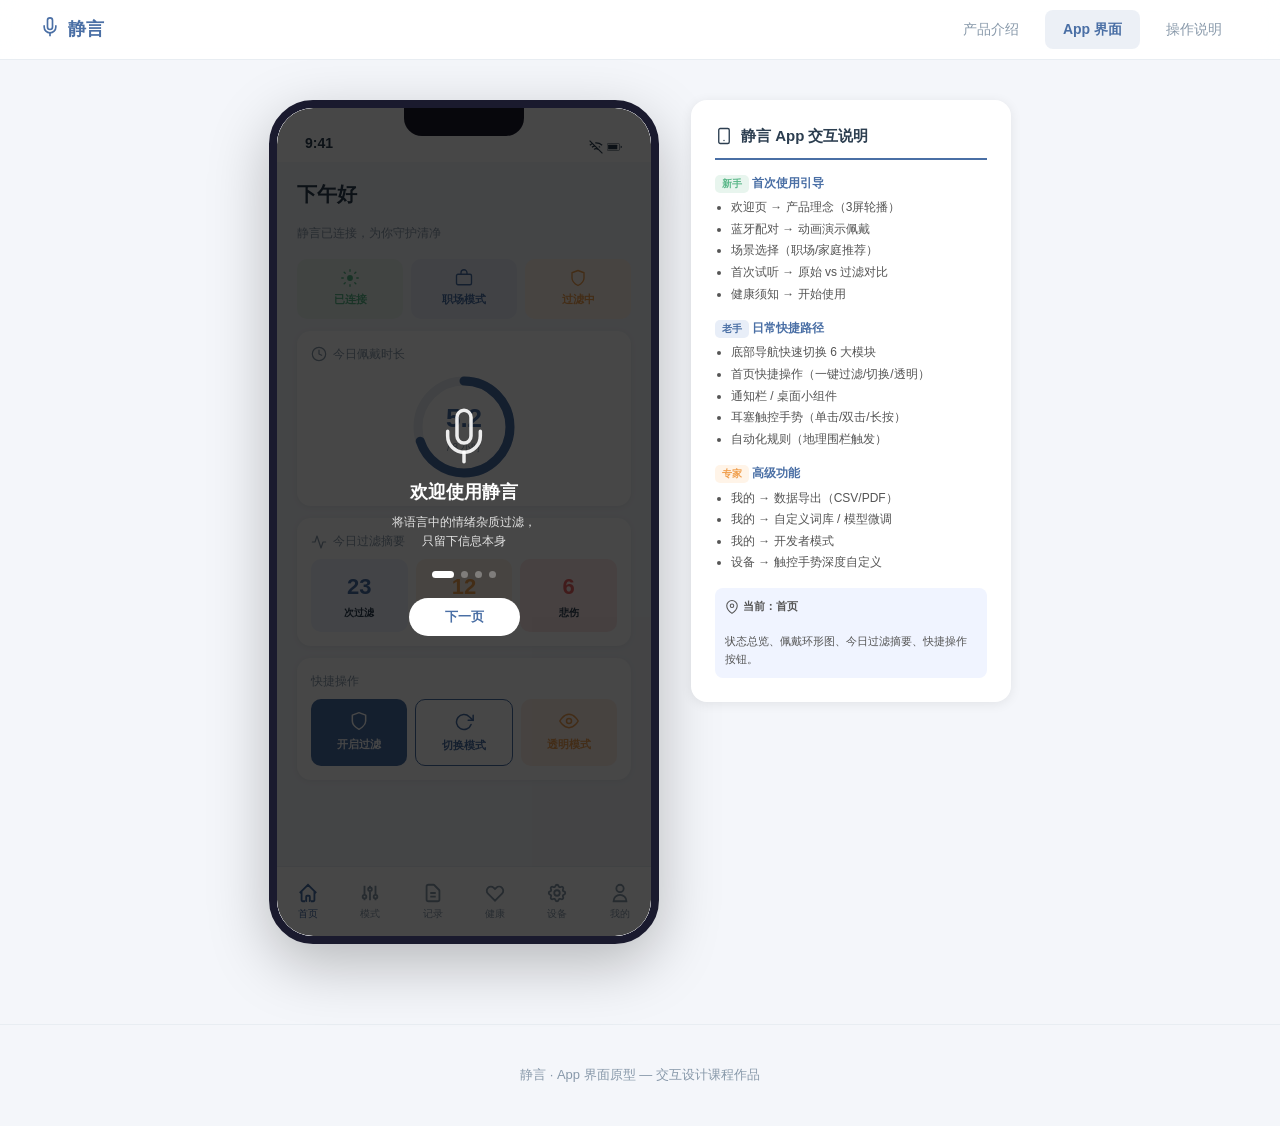
<file: app.html>
<!DOCTYPE html>
<html lang="zh-CN">
<head>
<meta charset="UTF-8">
<meta name="viewport" content="width=device-width, initial-scale=1.0">
<title>静言 App 界面原型</title>
<link rel="stylesheet" href="css/common.css">
<style>
.app-layout{display:flex;gap:32px;justify-content:center;align-items:flex-start;padding:40px 24px;min-height:calc(100vh - 60px)}
.app-left{flex-shrink:0}.app-right{width:320px;position:sticky;top:100px}
.phone-page{display:none;padding:16px 20px 20px}.phone-page.active{display:block;animation:fadeIn .3s ease}
.pg-title{font-size:20px;font-weight:700;margin-bottom:14px}.pg-sub{font-size:12px;color:var(--text-light);margin-bottom:16px}

/* SVG icon helper */
.ic{display:inline-flex;align-items:center;justify-content:center;flex-shrink:0}
.ic svg{fill:none;stroke:currentColor;stroke-width:1.8;stroke-linecap:round;stroke-linejoin:round}

/* 手机内卡片 */
.p-card{background:var(--card);border-radius:14px;padding:14px;margin-bottom:12px;box-shadow:0 1px 6px rgba(0,0,0,.06)}
.p-card-title{font-size:12px;color:var(--text-light);margin-bottom:8px;font-weight:500;display:flex;align-items:center;gap:6px}
.p-card-title .ic{width:16px;height:16px}
.p-row{display:flex;gap:8px;margin-bottom:10px}
.p-chip{flex:1;padding:10px 6px;border-radius:10px;text-align:center;font-size:11px;font-weight:600}

/* 状态行 */
.status-3{display:flex;gap:8px}
.s-item{flex:1;padding:10px;border-radius:10px;text-align:center;font-size:11px;font-weight:600;display:flex;flex-direction:column;align-items:center;gap:4px}
.s-item .ic{width:18px;height:18px}

/* 佩戴环 */
.wear-ring{width:110px;height:110px;margin:8px auto 10px;position:relative}
.wear-ring svg{transform:rotate(-90deg)}.wear-ring .rl{position:absolute;top:50%;left:50%;transform:translate(-50%,-50%);text-align:center}
.wear-ring .rl .h{font-size:26px;font-weight:700;color:var(--primary)}.wear-ring .rl .u{font-size:10px;color:var(--text-light)}

/* 快捷按钮 */
.q-row{display:flex;gap:8px}
.q-btn{flex:1;padding:12px 6px;border-radius:10px;border:none;font-size:11px;font-weight:600;cursor:pointer;display:flex;flex-direction:column;align-items:center;gap:6px;transition:transform .15s}
.q-btn:active{transform:scale(.96)}.q-btn .ic{width:20px;height:20px}
.q-btn.pri{background:var(--primary);color:#fff}.q-btn.out{background:#fff;color:var(--primary);border:1.5px solid var(--primary)}.q-btn.wr{background:#FFF0E8;color:var(--orange)}

/* 模式标签 */
.m-tabs{display:flex;background:#E8EDF2;border-radius:10px;padding:3px;margin-bottom:14px}
.m-tab{flex:1;padding:8px;text-align:center;border-radius:8px;font-size:12px;font-weight:600;cursor:pointer;color:var(--text-light);transition:all .2s;display:flex;align-items:center;justify-content:center;gap:4px}
.m-tab .ic{width:14px;height:14px}
.m-tab.on{background:var(--card);color:var(--primary);box-shadow:0 1px 4px rgba(0,0,0,.1)}
.m-panel{display:none}.m-panel.on{display:block}

/* 滑块行 */
.s-row{display:flex;align-items:center;justify-content:space-between;padding:10px 0;border-bottom:1px solid var(--border);font-size:12px}
.s-row:last-child{border:none}.s-row .sl{font-weight:500}.s-row .sv{color:var(--primary);font-weight:600}
.s-row .sl{display:flex;align-items:center;gap:6px}.s-row .sl .ic{width:14px;height:14px;opacity:.5}

/* 选项芯片 */
.chips{display:flex;gap:6px;flex-wrap:wrap;margin-top:8px}
.chip{padding:7px 12px;border-radius:18px;font-size:11px;cursor:pointer;border:1.5px solid var(--border);color:var(--text-light);transition:all .2s}
.chip.sel{border-color:var(--primary);color:var(--primary);background:#EEF2FA}

/* 演示按钮 */
.demo-btn{width:100%;padding:12px;border-radius:10px;background:linear-gradient(135deg,var(--primary),var(--primary-light));color:#fff;border:none;font-size:13px;font-weight:600;cursor:pointer;margin-top:10px;display:flex;align-items:center;justify-content:center;gap:8px}
.demo-btn .ic{width:18px;height:18px}

/* 记录标签 */
.r-tabs{display:flex;gap:6px;margin-bottom:12px}
.r-tab{padding:6px 14px;border-radius:18px;font-size:11px;cursor:pointer;border:1.5px solid var(--border);color:var(--text-light);background:#fff}
.r-tab.on{border-color:var(--primary);color:var(--primary);background:#EEF2FA}

/* 柱状图 */
.chart-ph{height:140px;background:linear-gradient(180deg,#EEF2FA,#F8FAFD);border-radius:10px;display:flex;align-items:flex-end;justify-content:space-around;padding:0 14px 14px}
.chart-bar{width:24px;border-radius:6px 6px 0 0;position:relative;transition:height .6s ease}
.chart-lbl{display:flex;justify-content:space-around;margin-top:6px;font-size:9px;color:var(--text-light)}

/* 记录项 */
.rec-item{padding:12px 0;border-bottom:1px solid var(--border)}.rec-item:last-child{border:none}
.rec-hd{display:flex;justify-content:space-between;align-items:center;margin-bottom:4px}
.rec-time{font-size:10px;color:var(--text-light)}
.rec-tag{padding:2px 8px;border-radius:8px;font-size:9px;font-weight:600;display:flex;align-items:center;gap:3px}
.rec-tag .ic{width:10px;height:10px}
.rec-tag.w{background:#E8EEF8;color:var(--primary)}.rec-tag.h{background:#E8F5EE;color:var(--green)}
.rec-orig{font-size:11px;color:var(--text-light);text-decoration:line-through;margin-bottom:2px}
.rec-filt{font-size:12px;font-weight:500;display:flex;align-items:flex-start;gap:4px}
.rec-filt .ic{width:14px;height:14px;flex-shrink:0;margin-top:1px}

/* 健康卡 */
.h-card{background:linear-gradient(135deg,var(--primary),#7B9FD4);border-radius:14px;padding:18px;color:#fff;margin-bottom:12px;position:relative;overflow:hidden}
.h-card::after{content:'';position:absolute;top:-20px;right:-20px;width:100px;height:100px;border-radius:50%;background:rgba(255,255,255,.08)}
.h-card .hl{font-size:11px;opacity:.8}.h-card .hv{font-size:32px;font-weight:700;margin:2px 0}.h-card .hs{font-size:11px;opacity:.7}
.p-bar{height:7px;background:rgba(255,255,255,.25);border-radius:4px;margin-top:8px;overflow:hidden}.p-bar .f{height:100%;background:#fff;border-radius:4px}

/* 计划项 */
.plan{display:flex;align-items:center;gap:10px;padding:12px 0;border-bottom:1px solid var(--border)}.plan:last-child{border:none}
.plan-icon{width:36px;height:36px;border-radius:10px;display:flex;align-items:center;justify-content:center}
.plan-icon .ic{width:18px;height:18px}
.plan-info{flex:1}.plan-info .pt{font-size:12px;font-weight:600}.plan-info .pd{font-size:10px;color:var(--text-light)}
.plan-chk{width:22px;height:22px;border-radius:6px;border:2px solid var(--border);display:flex;align-items:center;justify-content:center}
.plan-chk .ic{width:12px;height:12px}
.plan-chk.done{background:var(--green);border-color:var(--green);color:#fff}

/* 徽章 */
.badge-g{display:grid;grid-template-columns:repeat(3,1fr);gap:8px}
.badge{text-align:center;padding:12px 6px;border-radius:12px;background:#F8FAFD;border:1px solid transparent;transition:var(--transition)}
.badge:hover{border-color:var(--primary-light);background:#FAFBFE}
.badge .ic{width:28px;height:28px;margin:0 auto 6px;color:var(--primary)}
.badge .bn{font-size:9px;color:var(--text-light);margin-top:2px;font-weight:500}
.badge.lock{opacity:.35}.badge.lock .ic{color:var(--text-light)}

/* 设备 */
.ear-st{display:flex;justify-content:space-around;margin-bottom:12px}
.ear-u{text-align:center}
.ear-c{width:56px;height:56px;border-radius:50%;display:flex;align-items:center;justify-content:center;font-size:16px;font-weight:700;margin:0 auto 4px;position:relative}
.ear-c::before{content:'';position:absolute;inset:-3px;border-radius:50%;border:2px solid transparent}
.ear-c.hi{background:#E8F5EE;color:var(--green)}.ear-c.hi::before{border-color:rgba(92,184,138,.2)}
.ear-c.md{background:#FFF4E8;color:var(--orange)}.ear-c.md::before{border-color:rgba(240,160,80,.2)}
.ear-l{font-size:10px;color:var(--text-light)}

/* 设置行 */
.set-r{display:flex;align-items:center;justify-content:space-between;padding:12px 0;border-bottom:1px solid var(--border);cursor:pointer}
.set-r:last-child{border:none}.set-l{display:flex;align-items:center;gap:10px}
.set-i{width:32px;height:32px;border-radius:8px;display:flex;align-items:center;justify-content:center}
.set-i .ic{width:16px;height:16px}
.set-n{font-size:12px;font-weight:500}.set-d{font-size:10px;color:var(--text-light)}
.set-a{color:var(--text-light);font-size:14px}

/* 开关 */
.tgl{width:40px;height:24px;border-radius:12px;background:#D0D5DD;position:relative;cursor:pointer;transition:background .2s;flex-shrink:0}
.tgl.on{background:var(--green)}
.tgl::after{content:'';width:20px;height:20px;border-radius:50%;background:#fff;position:absolute;top:2px;left:2px;transition:left .2s;box-shadow:0 1px 3px rgba(0,0,0,.2)}
.tgl.on::after{left:18px}

/* 个人中心 */
.prof-hd{text-align:center;padding:16px 0}
.avatar{width:64px;height:64px;border-radius:50%;background:linear-gradient(135deg,var(--primary),#7B9FD4);margin:0 auto 8px;display:flex;align-items:center;justify-content:center;color:#fff}
.avatar .ic{width:28px;height:28px}
.prof-n{font-size:15px;font-weight:700}.prof-s{font-size:11px;color:var(--text-light)}

/* 新手引导 */
.ob{position:absolute;top:0;left:0;right:0;bottom:0;background:rgba(0,0,0,.72);z-index:100;display:none;flex-direction:column;align-items:center;justify-content:center;padding:36px 28px;color:#fff;text-align:center;border-radius:36px}
.ob.show{display:flex}
.ob-icon{width:56px;height:56px;margin-bottom:14px;color:rgba(255,255,255,.9)}
.ob-icon svg{fill:none;stroke:currentColor;stroke-width:1.5;stroke-linecap:round;stroke-linejoin:round}
.ob-title{font-size:18px;font-weight:700;margin-bottom:6px}
.ob-desc{font-size:12px;line-height:1.6;opacity:.85;margin-bottom:20px}
.ob-dots{display:flex;gap:7px;margin-bottom:20px}
.ob-dot{width:7px;height:7px;border-radius:50%;background:rgba(255,255,255,.3)}.ob-dot.on{background:#fff;width:22px;border-radius:4px}
.ob-btn{padding:10px 36px;border-radius:20px;background:#fff;color:var(--primary);font-size:13px;font-weight:600;border:none;cursor:pointer}

/* 右侧说明面板 */
.guide-panel{background:var(--card);border-radius:var(--radius);padding:24px;box-shadow:var(--shadow)}
.guide-panel h3{font-size:15px;font-weight:700;margin-bottom:14px;padding-bottom:10px;border-bottom:2px solid var(--primary);display:flex;align-items:center;gap:8px}
.guide-panel h3 .ic{width:18px;height:18px}
.guide-section{margin-bottom:14px}
.guide-section h4{font-size:12px;color:var(--primary);margin-bottom:4px;font-weight:600}
.guide-section ul{padding-left:16px;font-size:12px;line-height:1.8;color:#555}
.guide-badge{display:inline-block;padding:1px 7px;border-radius:5px;font-size:10px;font-weight:600;margin-right:3px}
.g-badge-n{background:#E8F5EE;color:var(--green)}.g-badge-r{background:#E8EEF8;color:var(--primary)}.g-badge-e{background:#FFF4E8;color:var(--orange)}
.page-desc{margin-top:12px;padding:10px;background:#F0F4FF;border-radius:8px;font-size:11px;line-height:1.6;color:#555}
.page-desc strong{display:flex;align-items:center;gap:4px}
.page-desc .ic{width:14px;height:14px}

@media(max-width:900px){.app-layout{flex-direction:column;align-items:center}.app-right{width:100%;max-width:420px;position:static}}
</style>
</head>
<body>

<nav class="top-nav">
  <div class="nav-brand"><span class="brand-icon"><svg width="20" height="20" viewBox="0 0 24 24" fill="none" stroke="var(--primary)" stroke-width="2"><path d="M12 1a3 3 0 00-3 3v8a3 3 0 006 0V4a3 3 0 00-3-3z"/><path d="M19 10v2a7 7 0 01-14 0v-2"/><line x1="12" y1="19" x2="12" y2="23"/></svg></span><span>静言</span></div>
  <div class="nav-links">
    <a class="nav-link" href="index.html">产品介绍</a>
    <a class="nav-link active" href="app.html">App 界面</a>
    <a class="nav-link" href="controls.html">操作说明</a>
  </div>
</nav>

<div class="page-wrapper">
<div class="app-layout">

<!-- ===== 左侧：手机模拟器 ===== -->
<div class="app-left">
<div class="phone-frame">

<!-- 新手引导 -->
<div class="ob" id="ob">
  <div class="ob-icon" id="obI"><svg viewBox="0 0 24 24"><path d="M12 1a3 3 0 00-3 3v8a3 3 0 006 0V4a3 3 0 00-3-3z"/><path d="M19 10v2a7 7 0 01-14 0v-2"/><line x1="12" y1="19" x2="12" y2="23"/></svg></div>
  <div class="ob-title" id="obT">欢迎使用静言</div>
  <div class="ob-desc" id="obD">将语言中的情绪杂质过滤，<br>只留下信息本身</div>
  <div class="ob-dots"><div class="ob-dot on"></div><div class="ob-dot"></div><div class="ob-dot"></div><div class="ob-dot"></div></div>
  <button class="ob-btn" id="obBtn">下一页</button>
</div>

<!-- 状态栏 -->
<div class="phone-status-bar">
  <span style="font-size:14px;font-weight:600">9:41</span>
  <div class="phone-notch"></div>
  <span style="font-size:11px;display:flex;align-items:center;gap:4px">
    <svg width="14" height="14" viewBox="0 0 24 24" fill="none" stroke="currentColor" stroke-width="2"><path d="M1 1l22 22"/><path d="M16.72 11.06A10.94 10.94 0 0119 12.55"/><path d="M5 12.55a10.94 10.94 0 015.17-2.39"/><path d="M10.71 5.05A16 16 0 0122.56 9"/><path d="M1.42 9a15.91 15.91 0 014.7-2.88"/><path d="M8.53 16.11a6 6 0 016.95 0"/><line x1="12" y1="20" x2="12.01" y2="20"/></svg>
    <svg width="16" height="14" viewBox="0 0 28 14" fill="currentColor"><rect x="0" y="1" width="22" height="12" rx="2" stroke="currentColor" stroke-width="1" fill="none"/><rect x="2" y="3" width="16" height="8" rx="1" fill="currentColor"/><path d="M24 5v4a2 2 0 000-4z"/></svg>
  </span>
</div>

<!-- 页面容器 -->
<div class="phone-content">

<!-- ===== 首页 ===== -->
<div class="phone-page active" id="pg-home">
  <div class="pg-title">下午好</div>
  <div class="pg-sub">静言已连接，为你守护清净</div>
  <div class="status-3">
    <div class="s-item" style="background:#E8F5EE;color:var(--green)">
      <span class="ic"><svg width="18" height="18" viewBox="0 0 24 24"><circle cx="12" cy="12" r="3" fill="currentColor"/><path d="M12 1v2m0 18v2M4.22 4.22l1.42 1.42m12.72 12.72l1.42 1.42M1 12h2m18 0h2M4.22 19.78l1.42-1.42M18.36 5.64l1.42-1.42"/></svg></span>已连接
    </div>
    <div class="s-item" style="background:#E8EEF8;color:var(--primary)">
      <span class="ic"><svg width="18" height="18" viewBox="0 0 24 24"><rect x="2" y="7" width="20" height="14" rx="2"/><path d="M16 7V5a4 4 0 00-8 0v2"/></svg></span>职场模式
    </div>
    <div class="s-item" style="background:#FFF4E8;color:var(--orange)">
      <span class="ic"><svg width="18" height="18" viewBox="0 0 24 24"><path d="M12 22s8-4 8-10V5l-8-3-8 3v7c0 6 8 10 8 10z"/></svg></span>过滤中
    </div>
  </div>
  <div class="p-card" style="margin-top:12px">
    <div class="p-card-title"><span class="ic"><svg width="16" height="16" viewBox="0 0 24 24"><circle cx="12" cy="12" r="10"/><polyline points="12 6 12 12 16 14"/></svg></span>今日佩戴时长</div>
    <div class="wear-ring">
      <svg width="110" height="110" viewBox="0 0 110 110"><circle cx="55" cy="55" r="46" fill="none" stroke="#E8EDF2" stroke-width="9"/><circle cx="55" cy="55" r="46" fill="none" stroke="var(--primary)" stroke-width="9" stroke-dasharray="289" stroke-dashoffset="87" stroke-linecap="round"/></svg>
      <div class="rl"><div class="h">5.2</div><div class="u">/ 8 小时</div></div>
    </div>
  </div>
  <div class="p-card">
    <div class="p-card-title"><span class="ic"><svg width="16" height="16" viewBox="0 0 24 24"><path d="M22 12h-4l-3 9L9 3l-3 9H2"/></svg></span>今日过滤摘要</div>
    <div class="p-row" style="margin-bottom:0">
      <div class="p-chip" style="background:#F0F4FF"><span style="font-size:22px;font-weight:700;color:var(--primary)">23</span><br><span style="font-size:10px">次过滤</span></div>
      <div class="p-chip" style="background:#FFF4E8"><span style="font-size:22px;font-weight:700;color:var(--orange)">12</span><br><span style="font-size:10px">愤怒</span></div>
      <div class="p-chip" style="background:#FDE8E8"><span style="font-size:22px;font-weight:700;color:var(--red)">6</span><br><span style="font-size:10px">悲伤</span></div>
    </div>
  </div>
  <div class="p-card">
    <div class="p-card-title">快捷操作</div>
    <div class="q-row">
      <button class="q-btn pri"><span class="ic"><svg width="20" height="20" viewBox="0 0 24 24"><path d="M12 22s8-4 8-10V5l-8-3-8 3v7c0 6 8 10 8 10z"/></svg></span>开启过滤</button>
      <button class="q-btn out"><span class="ic"><svg width="20" height="20" viewBox="0 0 24 24"><polyline points="23 4 23 10 17 10"/><path d="M20.49 15a9 9 0 11-2.12-9.36L23 10"/></svg></span>切换模式</button>
      <button class="q-btn wr"><span class="ic"><svg width="20" height="20" viewBox="0 0 24 24"><path d="M1 12s4-8 11-8 11 8 11 8-4 8-11 8-11-8-11-8z"/><circle cx="12" cy="12" r="3"/></svg></span>透明模式</button>
    </div>
  </div>
</div>

<!-- ===== 模式中心 ===== -->
<div class="phone-page" id="pg-mode">
  <div class="pg-title">模式中心</div>
  <div class="m-tabs">
    <div class="m-tab on" onclick="swMT(this,'mp-work')"><span class="ic"><svg width="14" height="14" viewBox="0 0 24 24"><rect x="2" y="7" width="20" height="14" rx="2"/><path d="M16 7V5a4 4 0 00-8 0v2"/></svg></span>职场</div>
    <div class="m-tab" onclick="swMT(this,'mp-home')"><span class="ic"><svg width="14" height="14" viewBox="0 0 24 24"><path d="M3 9l9-7 9 7v11a2 2 0 01-2 2H5a2 2 0 01-2-2z"/></svg></span>家庭</div>
    <div class="m-tab" onclick="swMT(this,'mp-custom')"><span class="ic"><svg width="14" height="14" viewBox="0 0 24 24"><circle cx="12" cy="12" r="3"/><path d="M19.4 15a1.65 1.65 0 00.33 1.82l.06.06a2 2 0 010 2.83 2 2 0 01-2.83 0l-.06-.06a1.65 1.65 0 00-1.82-.33 1.65 1.65 0 00-1 1.51V21a2 2 0 01-4 0v-.09A1.65 1.65 0 009 19.4a1.65 1.65 0 00-1.82.33l-.06.06a2 2 0 01-2.83-2.83l.06-.06a1.65 1.65 0 00.33-1.82 1.65 1.65 0 00-1.51-1H3a2 2 0 010-4h.09A1.65 1.65 0 004.6 9a1.65 1.65 0 00-.33-1.82l-.06-.06a2 2 0 012.83-2.83l.06.06a1.65 1.65 0 001.82.33H9a1.65 1.65 0 001-1.51V3a2 2 0 014 0v.09a1.65 1.65 0 001 1.51 1.65 1.65 0 001.82-.33l.06-.06a2 2 0 012.83 2.83l-.06.06a1.65 1.65 0 00-.33 1.82V9a1.65 1.65 0 001.51 1H21a2 2 0 010 4h-.09a1.65 1.65 0 00-1.51 1z"/></svg></span>自定义</div>
  </div>
  <div class="m-panel on" id="mp-work">
    <div class="p-card">
      <div class="p-card-title"><span class="ic"><svg width="16" height="16" viewBox="0 0 24 24"><path d="M21 15a2 2 0 01-2 2H7l-4 4V5a2 2 0 012-2h14a2 2 0 012 2z"/></svg></span>简报模式</div>
      <p style="font-size:11px;line-height:1.6;color:var(--text-light)">将语音转化为平静信息简报，情绪词标记为<span style="color:var(--orange)">【无关信息，已过滤】</span></p>
    </div>
    <div class="p-card">
      <div class="p-card-title">过滤强度</div>
      <div class="s-row"><span class="sl"><span class="ic"><svg width="14" height="14" viewBox="0 0 24 24"><polygon points="11 5 6 9 2 9 2 15 6 15 11 19"/></svg></span>轻度</span><span class="sv">保留部分语气</span></div>
      <div class="s-row"><span class="sl"><span class="ic"><svg width="14" height="14" viewBox="0 0 24 24"><polygon points="11 5 6 9 2 9 2 15 6 15 11 19"/><path d="M19.07 4.93a10 10 0 010 14.14"/><path d="M15.54 8.46a5 5 0 010 7.07"/></svg></span>标准</span><span class="sv" style="font-weight:700">✓ 推荐</span></div>
      <div class="s-row"><span class="sl"><span class="ic"><svg width="14" height="14" viewBox="0 0 24 24"><polygon points="11 5 6 9 2 9 2 15 6 15 11 19"/><line x1="23" y1="9" x2="17" y2="15"/><line x1="17" y1="9" x2="23" y2="15"/></svg></span>深度</span><span class="sv">仅保留关键词</span></div>
    </div>
    <div class="p-card">
      <div class="p-card-title">播报方式</div>
      <div class="chips"><div class="chip sel">电子音播报</div><div class="chip">文字转语音</div><div class="chip">静音仅振动</div></div>
    </div>
    <button class="demo-btn"><span class="ic"><svg width="18" height="18" viewBox="0 0 24 24"><polygon points="5 3 19 12 5 21"/></svg></span>试听：原始 vs 过滤</button>
  </div>
  <div class="m-panel" id="mp-home">
    <div class="p-card">
      <div class="p-card-title"><span class="ic"><svg width="16" height="16" viewBox="0 0 24 24"><path d="M21 15a2 2 0 01-2 2H7l-4 4V5a2 2 0 012-2h14a2 2 0 012 2z"/></svg></span>翻译模式</div>
      <p style="font-size:11px;line-height:1.6;color:var(--text-light)">不完全消除情绪，而是翻译情绪背后的<span style="color:var(--green)">真实需求</span></p>
    </div>
    <div class="p-card">
      <div class="p-card-title">翻译深度</div>
      <div class="s-row"><span class="sl">浅层翻译</span><span class="sv">缓和语气</span></div>
      <div class="s-row"><span class="sl">标准翻译</span><span class="sv" style="font-weight:700">✓ 推荐</span></div>
      <div class="s-row"><span class="sl">深层翻译</span><span class="sv">解析情感与需求</span></div>
    </div>
    <div class="p-card">
      <div class="p-card-title">关系场景</div>
      <div class="chips"><div class="chip sel">伴侣沟通</div><div class="chip">亲子沟通</div><div class="chip">与长辈沟通</div></div>
    </div>
    <button class="demo-btn"><span class="ic"><svg width="18" height="18" viewBox="0 0 24 24"><polygon points="5 3 19 12 5 21"/></svg></span>试听：咆哮 → 需求翻译</button>
  </div>
  <div class="m-panel" id="mp-custom">
    <div class="p-card">
      <div class="p-card-title">自定义参数</div>
      <div class="s-row"><span class="sl">情绪过滤强度</span><span class="sv">70%</span></div>
      <div class="s-row"><span class="sl">语速调整</span><span class="sv">-20%</span></div>
      <div class="s-row"><span class="sl">音调调整</span><span class="sv">降低</span></div>
      <div class="s-row"><span class="sl">NLP 语义提取</span><span class="sv">开启</span></div>
      <div class="s-row"><span class="sl">情绪可视化</span><span class="sv">开启</span></div>
    </div>
    <button class="demo-btn"><span class="ic"><svg width="18" height="18" viewBox="0 0 24 24"><path d="M19 21H5a2 2 0 01-2-2V5a2 2 0 012-2h11l5 5v11a2 2 0 01-2 2z"/><polyline points="17 21 17 13 7 13 7 21"/><polyline points="7 3 7 8 15 8"/></svg></span>保存为"我的模式"</button>
  </div>
</div>

<!-- ===== 过滤记录 ===== -->
<div class="phone-page" id="pg-record">
  <div class="pg-title">过滤记录</div>
  <div class="r-tabs"><div class="r-tab on">今日</div><div class="r-tab">本周</div><div class="r-tab">本月</div></div>
  <div class="p-card">
    <div class="p-card-title"><span class="ic"><svg width="16" height="16" viewBox="0 0 24 24"><line x1="18" y1="20" x2="18" y2="10"/><line x1="12" y1="20" x2="12" y2="4"/><line x1="6" y1="20" x2="6" y2="14"/></svg></span>情绪分布</div>
    <div class="chart-ph">
      <div class="chart-bar" style="height:80%;background:linear-gradient(180deg,var(--red),#F08080)"></div>
      <div class="chart-bar" style="height:45%;background:linear-gradient(180deg,var(--orange),#F4C080)"></div>
      <div class="chart-bar" style="height:35%;background:linear-gradient(180deg,#A78BFA,#C4B5FD)"></div>
      <div class="chart-bar" style="height:25%;background:linear-gradient(180deg,var(--primary),var(--primary-light))"></div>
      <div class="chart-bar" style="height:15%;background:linear-gradient(180deg,var(--green),#7DD4A8)"></div>
    </div>
    <div class="chart-lbl"><span>愤怒</span><span>烦躁</span><span>悲伤</span><span>焦虑</span><span>中性</span></div>
  </div>
  <div class="p-card">
    <div class="p-card-title">过滤详情</div>
    <div class="rec-item"><div class="rec-hd"><span class="rec-time">14:32</span><span class="rec-tag w"><span class="ic"><svg viewBox="0 0 24 24"><rect x="2" y="7" width="20" height="14" rx="2"/><path d="M16 7V5a4 4 0 00-8 0v2"/></svg></span>职场</span></div><div class="rec-orig">"你脑子有病吗？这个报表第三行数字错了，重做！"</div><div class="rec-filt"><span class="ic" style="color:var(--primary)"><svg viewBox="0 0 24 24"><path d="M14 2H6a2 2 0 00-2 2v16a2 2 0 002 2h12a2 2 0 002-2V8z"/><polyline points="14 2 14 8 20 8"/></svg></span>报表第三行数字有误，请修正。</div></div>
    <div class="rec-item"><div class="rec-hd"><span class="rec-time">12:15</span><span class="rec-tag h"><span class="ic"><svg viewBox="0 0 24 24"><path d="M3 9l9-7 9 7v11a2 2 0 01-2 2H5a2 2 0 01-2-2z"/></svg></span>家庭</span></div><div class="rec-orig">"你怎么又没洗碗！你心里还有这个家吗！"</div><div class="rec-filt"><span class="ic" style="color:var(--green)"><svg viewBox="0 0 24 24"><path d="M20.84 4.61a5.5 5.5 0 00-7.78 0L12 5.67l-1.06-1.06a5.5 5.5 0 00-7.78 7.78L12 21.23l8.84-8.84a5.5 5.5 0 000-7.78z"/></svg></span>对方感到疲惫和被忽视，核心需求：希望你去洗碗。</div></div>
    <div class="rec-item"><div class="rec-hd"><span class="rec-time">10:08</span><span class="rec-tag w"><span class="ic"><svg viewBox="0 0 24 24"><rect x="2" y="7" width="20" height="14" rx="2"/><path d="M16 7V5a4 4 0 00-8 0v2"/></svg></span>职场</span></div><div class="rec-orig">"这都做不好？你是猪吗？重新做一份！"</div><div class="rec-filt"><span class="ic" style="color:var(--primary)"><svg viewBox="0 0 24 24"><path d="M14 2H6a2 2 0 00-2 2v16a2 2 0 002 2h12a2 2 0 002-2V8z"/><polyline points="14 2 14 8 20 8"/></svg></span>此方案需要重做，请重新提交一份。</div></div>
    <div class="rec-item"><div class="rec-hd"><span class="rec-time">09:20</span><span class="rec-tag w"><span class="ic"><svg viewBox="0 0 24 24"><rect x="2" y="7" width="20" height="14" rx="2"/><path d="M16 7V5a4 4 0 00-8 0v2"/></svg></span>职场</span></div><div class="rec-orig">"我不管你用什么办法，今天下班前必须给我！"</div><div class="rec-filt"><span class="ic" style="color:var(--primary)"><svg viewBox="0 0 24 24"><path d="M14 2H6a2 2 0 00-2 2v16a2 2 0 002 2h12a2 2 0 002-2V8z"/><polyline points="14 2 14 8 20 8"/></svg></span>请在今日下班前完成此任务。</div></div>
  </div>
</div>
<!-- ===== 健康中心 ===== -->
<div class="phone-page" id="pg-health">
  <div class="pg-title">健康中心</div>
  <div class="h-card">
    <div class="hl">今日佩戴时长</div>
    <div class="hv">5h 12min</div>
    <div class="hs">距离建议上限还剩 2h 48min</div>
    <div class="p-bar"><div class="f" style="width:65%"></div></div>
  </div>
  <div class="p-card">
    <div class="p-card-title"><span class="ic"><svg width="16" height="16" viewBox="0 0 24 24"><circle cx="12" cy="12" r="10"/><path d="M8 14s1.5 2 4 2 4-2 4-2"/><line x1="9" y1="9" x2="9.01" y2="9"/><line x1="15" y1="9" x2="15.01" y2="9"/></svg></span>裸耳对话计划</div>
    <div class="plan"><div class="plan-icon" style="background:#E8F5EE;color:var(--green)"><span class="ic"><svg width="18" height="18" viewBox="0 0 24 24"><polyline points="20 6 9 17 4 12"/></svg></span></div><div class="plan-info"><div class="pt">周一裸耳对话</div><div class="pd">与家人沟通 30min · 已完成</div></div><div class="plan-chk done"><span class="ic"><svg width="12" height="12" viewBox="0 0 24 24"><polyline points="20 6 9 17 4 12" stroke="#fff" stroke-width="3"/></svg></span></div></div>
    <div class="plan"><div class="plan-icon" style="background:#E8F5EE;color:var(--green)"><span class="ic"><svg width="18" height="18" viewBox="0 0 24 24"><polyline points="20 6 9 17 4 12"/></svg></span></div><div class="plan-info"><div class="pt">周三裸耳对话</div><div class="pd">与朋友聊天 45min · 已完成</div></div><div class="plan-chk done"><span class="ic"><svg width="12" height="12" viewBox="0 0 24 24"><polyline points="20 6 9 17 4 12" stroke="#fff" stroke-width="3"/></svg></span></div></div>
    <div class="plan"><div class="plan-icon" style="background:#FFF4E8;color:var(--orange)"><span class="ic"><svg width="18" height="18" viewBox="0 0 24 24"><circle cx="12" cy="12" r="10"/><polyline points="12 6 12 12 16 14"/></svg></span></div><div class="plan-info"><div class="pt">周五裸耳对话</div><div class="pd">本周目标 2h，已完成 1h 15min</div></div><div class="plan-chk"></div></div>
  </div>
  <div class="p-card">
    <div class="p-card-title"><span class="ic"><svg width="16" height="16" viewBox="0 0 24 24"><circle cx="12" cy="8" r="7"/><polyline points="8.21 13.89 7 23 12 20 17 23 15.79 13.88"/></svg></span>沟通能力成长</div>
    <div class="badge-g">
      <div class="badge"><div class="ic"><svg width="28" height="28" viewBox="0 0 24 24"><path d="M12 22c4-4 8-7.5 8-12a8 8 0 10-16 0c0 4.5 4 8 8 12z"/><circle cx="12" cy="10" r="3"/></svg></div><div class="bn">初识情绪</div></div>
      <div class="badge"><div class="ic"><svg width="28" height="28" viewBox="0 0 24 24"><path d="M12 2C6.48 2 2 6.48 2 12s4.48 10 10 10 10-4.48 10-10S17.52 2 12 2z"/><path d="M8 14s1.5 2 4 2 4-2 4-2"/></svg></div><div class="bn">冷静大师</div></div>
      <div class="badge"><div class="ic"><svg width="28" height="28" viewBox="0 0 24 24"><path d="M12 22s8-4 8-10V5l-8-3-8 3v7c0 6 8 10 8 10z"/></svg></div><div class="bn">和平使者</div></div>
      <div class="badge"><div class="ic"><svg width="28" height="28" viewBox="0 0 24 24"><path d="M12 1a3 3 0 00-3 3v8a3 3 0 006 0V4a3 3 0 00-3-3z"/><path d="M19 10v2a7 7 0 01-14 0v-2"/></svg></div><div class="bn">倾听达人</div></div>
      <div class="badge lock"><div class="ic"><svg width="28" height="28" viewBox="0 0 24 24"><rect x="3" y="11" width="18" height="11" rx="2"/><path d="M7 11V7a5 5 0 0110 0v4"/></svg></div><div class="bn">情绪管理师</div></div>
      <div class="badge lock"><div class="ic"><svg width="28" height="28" viewBox="0 0 24 24"><rect x="3" y="11" width="18" height="11" rx="2"/><path d="M7 11V7a5 5 0 0110 0v4"/></svg></div><div class="bn">沟通专家</div></div>
    </div>
  </div>
</div>

<!-- ===== 设备管理 ===== -->
<div class="phone-page" id="pg-device">
  <div class="pg-title">设备管理</div>
  <div class="p-card">
    <div class="p-card-title"><span class="ic"><svg width="16" height="16" viewBox="0 0 24 24"><rect x="5" y="2" width="14" height="20" rx="2"/><line x1="12" y1="18" x2="12.01" y2="18"/></svg></span>耳塞状态</div>
    <div class="ear-st">
      <div class="ear-u"><div class="ear-c hi">78%</div><div class="ear-l">左耳</div></div>
      <div class="ear-u"><div class="ear-c md">52%</div><div class="ear-l">右耳</div></div>
      <div class="ear-u"><div class="ear-c hi">90%</div><div class="ear-l">充电盒</div></div>
    </div>
  </div>
  <div class="p-card">
    <div class="p-card-title">连接与更新</div>
    <div class="set-r"><div class="set-l"><div class="set-i" style="background:#E8EEF8"><span class="ic" style="color:var(--primary)"><svg width="16" height="16" viewBox="0 0 24 24"><path d="M6.5 6.5l11 11"/><path d="M6.5 17.5l11-11"/><path d="M12 2v20"/></svg></span></div><div><div class="set-n">蓝牙连接</div><div class="set-d">JingYan-Pro 已连接</div></div></div><div class="set-a"><svg width="16" height="16" viewBox="0 0 24 24" fill="none" stroke="currentColor" stroke-width="2"><polyline points="9 18 15 12 9 6"/></svg></div></div>
    <div class="set-r"><div class="set-l"><div class="set-i" style="background:#E8F5EE"><span class="ic" style="color:var(--green)"><svg width="16" height="16" viewBox="0 0 24 24"><path d="M21 2l-2 2m-7.61 7.61a5.5 5.5 0 11-7.778 7.778 5.5 5.5 0 017.777-7.777zm0 0L15.5 7.5m0 0l3 3L22 7l-3-3m-3.5 3.5L19 4"/></svg></span></div><div><div class="set-n">固件升级</div><div class="set-d">v2.1.0 · 已是最新</div></div></div><div class="set-a"><svg width="16" height="16" viewBox="0 0 24 24" fill="none" stroke="currentColor" stroke-width="2"><polyline points="9 18 15 12 9 6"/></svg></div></div>
  </div>
  <div class="p-card">
    <div class="p-card-title"><span class="ic"><svg width="16" height="16" viewBox="0 0 24 24"><path d="M18 8A6 6 0 006 8c0 7-3 9-3 9h18s-3-2-3-9"/><path d="M13.73 21a2 2 0 01-3.46 0"/></svg></span>触控手势</div>
    <div class="set-r"><div class="set-l"><div class="set-i" style="background:#FFF4E8"><span class="ic" style="color:var(--orange)"><svg width="16" height="16" viewBox="0 0 24 24"><path d="M14 9V5a3 3 0 00-6 0v4"/><path d="M18 8a4 4 0 014 4v5a6 6 0 01-6 6H8a6 6 0 01-6-6v-5a4 4 0 014-4h12z"/></svg></span></div><div><div class="set-n">单击</div><div class="set-d">切换模式</div></div></div><div class="set-a"><svg width="16" height="16" viewBox="0 0 24 24" fill="none" stroke="currentColor" stroke-width="2"><polyline points="9 18 15 12 9 6"/></svg></div></div>
    <div class="set-r"><div class="set-l"><div class="set-i" style="background:#FFF4E8"><span class="ic" style="color:var(--orange)"><svg width="16" height="16" viewBox="0 0 24 24"><path d="M14 9V5a3 3 0 00-6 0v4"/><path d="M18 8a4 4 0 014 4v5a6 6 0 01-6 6H8a6 6 0 01-6-6v-5a4 4 0 014-4h12z"/></svg></span></div><div><div class="set-n">双击</div><div class="set-d">开关过滤</div></div></div><div class="set-a"><svg width="16" height="16" viewBox="0 0 24 24" fill="none" stroke="currentColor" stroke-width="2"><polyline points="9 18 15 12 9 6"/></svg></div></div>
    <div class="set-r"><div class="set-l"><div class="set-i" style="background:#FFF4E8"><span class="ic" style="color:var(--orange)"><svg width="16" height="16" viewBox="0 0 24 24"><path d="M14 9V5a3 3 0 00-6 0v4"/><path d="M18 8a4 4 0 014 4v5a6 6 0 01-6 6H8a6 6 0 01-6-6v-5a4 4 0 014-4h12z"/></svg></span></div><div><div class="set-n">长按</div><div class="set-d">透明模式</div></div></div><div class="set-a"><svg width="16" height="16" viewBox="0 0 24 24" fill="none" stroke="currentColor" stroke-width="2"><polyline points="9 18 15 12 9 6"/></svg></div></div>
  </div>
  <div class="p-card">
    <div class="p-card-title">透明模式</div>
    <div class="set-r"><div class="set-l"><div class="set-i" style="background:#FDE8E8"><span class="ic" style="color:var(--red)"><svg width="16" height="16" viewBox="0 0 24 24"><circle cx="12" cy="12" r="5"/><line x1="12" y1="1" x2="12" y2="3"/><line x1="12" y1="21" x2="12" y2="23"/><line x1="4.22" y1="4.22" x2="5.64" y2="5.64"/><line x1="18.36" y1="18.36" x2="19.78" y2="19.78"/><line x1="1" y1="12" x2="3" y2="12"/><line x1="21" y1="12" x2="23" y2="12"/><line x1="4.22" y1="19.78" x2="5.64" y2="18.36"/><line x1="18.36" y1="5.64" x2="19.78" y2="4.22"/></svg></span></div><div><div class="set-n">指示灯提示</div><div class="set-d">告知对方正在使用过滤器</div></div></div><div class="tgl on" onclick="this.classList.toggle('on')"></div></div>
    <div class="set-r"><div class="set-l"><div class="set-i" style="background:#FDE8E8"><span class="ic" style="color:var(--red)"><svg width="16" height="16" viewBox="0 0 24 24"><path d="M17 21v-2a4 4 0 00-4-4H5a4 4 0 00-4 4v2"/><circle cx="9" cy="7" r="4"/><path d="M23 21v-2a4 4 0 00-3-3.87"/><path d="M16 3.13a4 4 0 010 7.75"/></svg></span></div><div><div class="set-n">摘下自动透明</div><div class="set-d">摘下单边耳机自动启用</div></div></div><div class="tgl on" onclick="this.classList.toggle('on')"></div></div>
  </div>
</div>

<!-- ===== 我的 ===== -->
<div class="phone-page" id="pg-profile">
  <div class="prof-hd">
    <div class="avatar"><span class="ic"><svg width="28" height="28" viewBox="0 0 24 24"><path d="M20 21v-2a4 4 0 00-4-4H8a4 4 0 00-4 4v2"/><circle cx="12" cy="7" r="4"/></svg></span></div>
    <div class="prof-n">静言用户</div>
    <div class="prof-s">已使用 32 天 · 过滤 1,247 次</div>
  </div>
  <div class="p-card">
    <div class="set-r"><div class="set-l"><div class="set-i" style="background:#E8EEF8"><span class="ic" style="color:var(--primary)"><svg width="16" height="16" viewBox="0 0 24 24"><path d="M20 21v-2a4 4 0 00-4-4H8a4 4 0 00-4 4v2"/><circle cx="12" cy="7" r="4"/></svg></span></div><div class="set-n">个人资料</div></div><div class="set-a"><svg width="16" height="16" viewBox="0 0 24 24" fill="none" stroke="currentColor" stroke-width="2"><polyline points="9 18 15 12 9 6"/></svg></div></div>
    <div class="set-r"><div class="set-l"><div class="set-i" style="background:#E8F5EE"><span class="ic" style="color:var(--green)"><svg width="16" height="16" viewBox="0 0 24 24"><rect x="3" y="11" width="18" height="11" rx="2"/><path d="M7 11V7a5 5 0 0110 0v4"/></svg></span></div><div class="set-n">隐私与安全</div></div><div class="set-a"><svg width="16" height="16" viewBox="0 0 24 24" fill="none" stroke="currentColor" stroke-width="2"><polyline points="9 18 15 12 9 6"/></svg></div></div>
    <div class="set-r"><div class="set-l"><div class="set-i" style="background:#FFF4E8"><span class="ic" style="color:var(--orange)"><svg width="16" height="16" viewBox="0 0 24 24"><path d="M18 8A6 6 0 006 8c0 7-3 9-3 9h18s-3-2-3-9"/><path d="M13.73 21a2 2 0 01-3.46 0"/></svg></span></div><div class="set-n">通知设置</div></div><div class="set-a"><svg width="16" height="16" viewBox="0 0 24 24" fill="none" stroke="currentColor" stroke-width="2"><polyline points="9 18 15 12 9 6"/></svg></div></div>
    <div class="set-r"><div class="set-l"><div class="set-i" style="background:#F0F4FF"><span class="ic" style="color:var(--primary)"><svg width="16" height="16" viewBox="0 0 24 24"><path d="M21 12.79A9 9 0 1111.21 3 7 7 0 0021 12.79z"/></svg></span></div><div class="set-n">深色模式</div></div><div class="tgl" onclick="this.classList.toggle('on')"></div></div>
  </div>
  <div class="p-card">
    <div class="set-r"><div class="set-l"><div class="set-i" style="background:#F0F4FF"><span class="ic" style="color:var(--primary)"><svg width="16" height="16" viewBox="0 0 24 24"><path d="M2 3h6a4 4 0 014 4v14a3 3 0 00-3-3H2z"/><path d="M22 3h-6a4 4 0 00-4 4v14a3 3 0 013-3h7z"/></svg></span></div><div class="set-n">使用指南</div></div><div class="set-a"><svg width="16" height="16" viewBox="0 0 24 24" fill="none" stroke="currentColor" stroke-width="2"><polyline points="9 18 15 12 9 6"/></svg></div></div>
    <div class="set-r"><div class="set-l"><div class="set-i" style="background:#F0F4FF"><span class="ic" style="color:var(--primary)"><svg width="16" height="16" viewBox="0 0 24 24"><circle cx="12" cy="12" r="10"/><path d="M9.09 9a3 3 0 015.83 1c0 2-3 3-3 3"/><line x1="12" y1="17" x2="12.01" y2="17"/></svg></span></div><div class="set-n">常见问题</div></div><div class="set-a"><svg width="16" height="16" viewBox="0 0 24 24" fill="none" stroke="currentColor" stroke-width="2"><polyline points="9 18 15 12 9 6"/></svg></div></div>
    <div class="set-r"><div class="set-l"><div class="set-i" style="background:#F0F4FF"><span class="ic" style="color:var(--primary)"><svg width="16" height="16" viewBox="0 0 24 24"><path d="M21 15a2 2 0 01-2 2H7l-4 4V5a2 2 0 012-2h14a2 2 0 012 2z"/></svg></span></div><div class="set-n">联系客服</div></div><div class="set-a"><svg width="16" height="16" viewBox="0 0 24 24" fill="none" stroke="currentColor" stroke-width="2"><polyline points="9 18 15 12 9 6"/></svg></div></div>
    <div class="set-r"><div class="set-l"><div class="set-i" style="background:#F0F4FF"><span class="ic" style="color:var(--primary)"><svg width="16" height="16" viewBox="0 0 24 24"><circle cx="12" cy="12" r="10"/><line x1="12" y1="16" x2="12" y2="12"/><line x1="12" y1="8" x2="12.01" y2="8"/></svg></span></div><div><div class="set-n">关于静言</div><div class="set-d">版本 2.1.0</div></div></div><div class="set-a"><svg width="16" height="16" viewBox="0 0 24 24" fill="none" stroke="currentColor" stroke-width="2"><polyline points="9 18 15 12 9 6"/></svg></div></div>
  </div>
  <div class="p-card">
    <div class="p-card-title">专家功能</div>
    <div class="set-r"><div class="set-l"><div class="set-i" style="background:#FFF4E8"><span class="ic" style="color:var(--orange)"><svg width="16" height="16" viewBox="0 0 24 24"><path d="M21 15v4a2 2 0 01-2 2H5a2 2 0 01-2-2v-4"/><polyline points="7 10 12 15 17 10"/><line x1="12" y1="15" x2="12" y2="3"/></svg></span></div><div class="set-n">数据导出</div></div><div class="set-a"><svg width="16" height="16" viewBox="0 0 24 24" fill="none" stroke="currentColor" stroke-width="2"><polyline points="9 18 15 12 9 6"/></svg></div></div>
    <div class="set-r"><div class="set-l"><div class="set-i" style="background:#FFF4E8"><span class="ic" style="color:var(--orange)"><svg width="16" height="16" viewBox="0 0 24 24"><path d="M14 2H6a2 2 0 00-2 2v16a2 2 0 002 2h12a2 2 0 002-2V8z"/><polyline points="14 2 14 8 20 8"/><line x1="16" y1="13" x2="8" y2="13"/><line x1="16" y1="17" x2="8" y2="17"/></svg></span></div><div class="set-n">自定义词库</div></div><div class="set-a"><svg width="16" height="16" viewBox="0 0 24 24" fill="none" stroke="currentColor" stroke-width="2"><polyline points="9 18 15 12 9 6"/></svg></div></div>
    <div class="set-r"><div class="set-l"><div class="set-i" style="background:#FFF4E8"><span class="ic" style="color:var(--orange)"><svg width="16" height="16" viewBox="0 0 24 24"><rect x="4" y="4" width="16" height="16" rx="2"/><rect x="9" y="9" width="6" height="6"/><line x1="9" y1="1" x2="9" y2="4"/><line x1="15" y1="1" x2="15" y2="4"/><line x1="9" y1="20" x2="9" y2="23"/><line x1="15" y1="20" x2="15" y2="23"/></svg></span></div><div class="set-n">模型微调</div></div><div class="set-a"><svg width="16" height="16" viewBox="0 0 24 24" fill="none" stroke="currentColor" stroke-width="2"><polyline points="9 18 15 12 9 6"/></svg></div></div>
    <div class="set-r"><div class="set-l"><div class="set-i" style="background:#FFF4E8"><span class="ic" style="color:var(--orange)"><svg width="16" height="16" viewBox="0 0 24 24"><polyline points="16 18 22 12 16 6"/><polyline points="8 6 2 12 8 18"/></svg></span></div><div class="set-n">开发者模式</div></div><div class="set-a"><svg width="16" height="16" viewBox="0 0 24 24" fill="none" stroke="currentColor" stroke-width="2"><polyline points="9 18 15 12 9 6"/></svg></div></div>
  </div>
</div>

</div>

<!-- 底部导航 -->
<div class="phone-bottom-nav">
  <div class="nav-item active" onclick="swP('home',this)" style="display:flex;flex-direction:column;align-items:center;gap:2px;font-size:10px;cursor:pointer;color:var(--primary)"><svg width="22" height="22" viewBox="0 0 24 24" fill="none" stroke="currentColor" stroke-width="2"><path d="M3 12l2-2m0 0l7-7 7 7M5 10v10a1 1 0 001 1h3m10-11l2 2m-2-2v10a1 1 0 01-1 1h-3m-4 0a1 1 0 01-1-1v-4a1 1 0 011-1h2a1 1 0 011 1v4a1 1 0 01-1 1"/></svg>首页</div>
  <div class="nav-item" onclick="swP('mode',this)" style="display:flex;flex-direction:column;align-items:center;gap:2px;font-size:10px;cursor:pointer;color:var(--text-light)"><svg width="22" height="22" viewBox="0 0 24 24" fill="none" stroke="currentColor" stroke-width="2"><path d="M12 6V4m0 2a2 2 0 100 4m0-4a2 2 0 110 4m-6 8a2 2 0 100-4m0 4a2 2 0 110-4m0 4v2m0-6V4m6 6v10m6-2a2 2 0 100-4m0 4a2 2 0 110-4m0 4v2m0-6V4"/></svg>模式</div>
  <div class="nav-item" onclick="swP('record',this)" style="display:flex;flex-direction:column;align-items:center;gap:2px;font-size:10px;cursor:pointer;color:var(--text-light)"><svg width="22" height="22" viewBox="0 0 24 24" fill="none" stroke="currentColor" stroke-width="2"><path d="M9 12h6m-6 4h6m2 5H7a2 2 0 01-2-2V5a2 2 0 012-2h5.586a1 1 0 01.707.293l5.414 5.414a1 1 0 01.293.707V19a2 2 0 01-2 2z"/></svg>记录</div>
  <div class="nav-item" onclick="swP('health',this)" style="display:flex;flex-direction:column;align-items:center;gap:2px;font-size:10px;cursor:pointer;color:var(--text-light)"><svg width="22" height="22" viewBox="0 0 24 24" fill="none" stroke="currentColor" stroke-width="2"><path d="M4.318 6.318a4.5 4.5 0 000 6.364L12 20.364l7.682-7.682a4.5 4.5 0 00-6.364-6.364L12 7.636l-1.318-1.318a4.5 4.5 0 00-6.364 0z"/></svg>健康</div>
  <div class="nav-item" onclick="swP('device',this)" style="display:flex;flex-direction:column;align-items:center;gap:2px;font-size:10px;cursor:pointer;color:var(--text-light)"><svg width="22" height="22" viewBox="0 0 24 24" fill="none" stroke="currentColor" stroke-width="2"><path d="M10.325 4.317c.426-1.756 2.924-1.756 3.35 0a1.724 1.724 0 002.573 1.066c1.543-.94 3.31.826 2.37 2.37a1.724 1.724 0 001.066 2.573c1.756.426 1.756 2.924 0 3.35a1.724 1.724 0 00-1.066 2.573c.94 1.543-.826 3.31-2.37 2.37a1.724 1.724 0 00-2.573 1.066c-.426 1.756-2.924 1.756-3.35 0a1.724 1.724 0 00-2.573-1.066c-1.543.94-3.31-.826-2.37-2.37a1.724 1.724 0 00-1.066-2.573c-1.756-.426-1.756-2.924 0-3.35a1.724 1.724 0 001.066-2.573c-.94-1.543.826-3.31 2.37-2.37.996.608 2.296.07 2.573-1.066z"/><circle cx="12" cy="12" r="3"/></svg>设备</div>
  <div class="nav-item" onclick="swP('profile',this)" style="display:flex;flex-direction:column;align-items:center;gap:2px;font-size:10px;cursor:pointer;color:var(--text-light)"><svg width="22" height="22" viewBox="0 0 24 24" fill="none" stroke="currentColor" stroke-width="2"><path d="M16 7a4 4 0 11-8 0 4 4 0 018 0zM12 14a7 7 0 00-7 7h14a7 7 0 00-7-7z"/></svg>我的</div>
</div>
</div>
</div>

<!-- 右侧说明 -->
<div class="app-right">
<div class="guide-panel">
  <h3><span class="ic"><svg width="18" height="18" viewBox="0 0 24 24"><rect x="5" y="2" width="14" height="20" rx="2"/><line x1="12" y1="18" x2="12.01" y2="18"/></svg></span>静言 App 交互说明</h3>
  <div class="guide-section">
    <h4><span class="guide-badge g-badge-n">新手</span>首次使用引导</h4>
    <ul><li>欢迎页 → 产品理念（3屏轮播）</li><li>蓝牙配对 → 动画演示佩戴</li><li>场景选择（职场/家庭推荐）</li><li>首次试听 → 原始 vs 过滤对比</li><li>健康须知 → 开始使用</li></ul>
  </div>
  <div class="guide-section">
    <h4><span class="guide-badge g-badge-r">老手</span>日常快捷路径</h4>
    <ul><li>底部导航快速切换 6 大模块</li><li>首页快捷操作（一键过滤/切换/透明）</li><li>通知栏 / 桌面小组件</li><li>耳塞触控手势（单击/双击/长按）</li><li>自动化规则（地理围栏触发）</li></ul>
  </div>
  <div class="guide-section">
    <h4><span class="guide-badge g-badge-e">专家</span>高级功能</h4>
    <ul><li>我的 → 数据导出（CSV/PDF）</li><li>我的 → 自定义词库 / 模型微调</li><li>我的 → 开发者模式</li><li>设备 → 触控手势深度自定义</li></ul>
  </div>
  <div class="page-desc" id="pageDesc"><strong><span class="ic"><svg width="14" height="14" viewBox="0 0 24 24"><path d="M21 10c0 7-9 13-9 13s-9-6-9-13a9 9 0 0118 0z"/><circle cx="12" cy="10" r="3"/></svg></span> 当前：首页</strong><br>状态总览、佩戴环形图、今日过滤摘要、快捷操作按钮。</div>
</div>
</div>

</div>
</div>

<footer class="footer"><p>静言 · App 界面原型 — 交互设计课程作品</p></footer>

<script>
const descs={
  home:'<strong>当前：首页</strong><br>状态总览、佩戴环形图、今日过滤摘要、快捷操作按钮。',
  mode:'<strong>当前：模式中心</strong><br>职场简报/家庭翻译/自定义三种模式配置。含过滤强度、播报方式、试听演示。',
  record:'<strong>当前：过滤记录</strong><br>时间线视图 + 情绪分布柱状图 + 单条过滤详情对比。',
  health:'<strong>当前：健康中心</strong><br>佩戴时长管理、裸耳对话打卡、沟通能力成长徽章。',
  device:'<strong>当前：设备管理</strong><br>耳塞电量、蓝牙/固件、触控手势映射、透明模式开关。',
  profile:'<strong>当前：我的</strong><br>个人资料、隐私安全、通知设置，以及专家功能入口。'
};
function swP(id,el){
  document.querySelectorAll('.phone-page').forEach(p=>p.classList.remove('active'));
  document.getElementById('pg-'+id).classList.add('active');
  document.querySelectorAll('.phone-bottom-nav .nav-item').forEach(n=>{n.style.color='var(--text-light)';n.classList.remove('active')});
  el.style.color='var(--primary)';el.classList.add('active');
  document.getElementById('pageDesc').innerHTML=descs[id]||'';
}
function swMT(el,pid){
  el.parentElement.querySelectorAll('.m-tab').forEach(t=>t.classList.remove('on'));
  el.classList.add('on');
  document.querySelectorAll('.m-panel').forEach(p=>p.classList.remove('on'));
  document.getElementById(pid).classList.add('on');
}
document.querySelectorAll('.chip').forEach(c=>{c.addEventListener('click',()=>{c.parentElement.querySelectorAll('.chip').forEach(x=>x.classList.remove('sel'));c.classList.add('sel')})});
document.querySelectorAll('.r-tab').forEach(t=>{t.addEventListener('click',()=>{t.parentElement.querySelectorAll('.r-tab').forEach(x=>x.classList.remove('on'));t.classList.add('on')})});
const obSteps=[
  {t:'欢迎使用静言',d:'将语言中的情绪杂质过滤，<br>只留下信息本身',b:'下一页'},
  {t:'连接你的耳塞',d:'打开蓝牙，将耳塞靠近手机<br>即可自动配对',b:'下一页'},
  {t:'选择使用场景',d:'职场模式：过滤情绪保留指令<br>家庭模式：翻译情绪揭示需求',b:'下一页'},
  {t:'试听过滤效果',d:'"你脑子有病吗？报表第三行错了！"<br>→ "报表第三行数字有误，请修正。"',b:'开始使用'}
];
let obS=0;const obEl=document.getElementById('ob');
document.getElementById('obBtn').onclick=()=>{
  if(obS<obSteps.length-1){obS++}else{obEl.classList.remove('show');return}
  const s=obSteps[obS];
  document.getElementById('obT').textContent=s.t;
  document.getElementById('obD').innerHTML=s.d;
  document.getElementById('obBtn').textContent=s.b;
  document.querySelectorAll('.ob-dot').forEach((d,i)=>d.classList.toggle('on',i===obS));
};
setTimeout(()=>obEl.classList.add('show'),600);
</script>
</body>
</html>
</div>
</div>
</div>
</file>
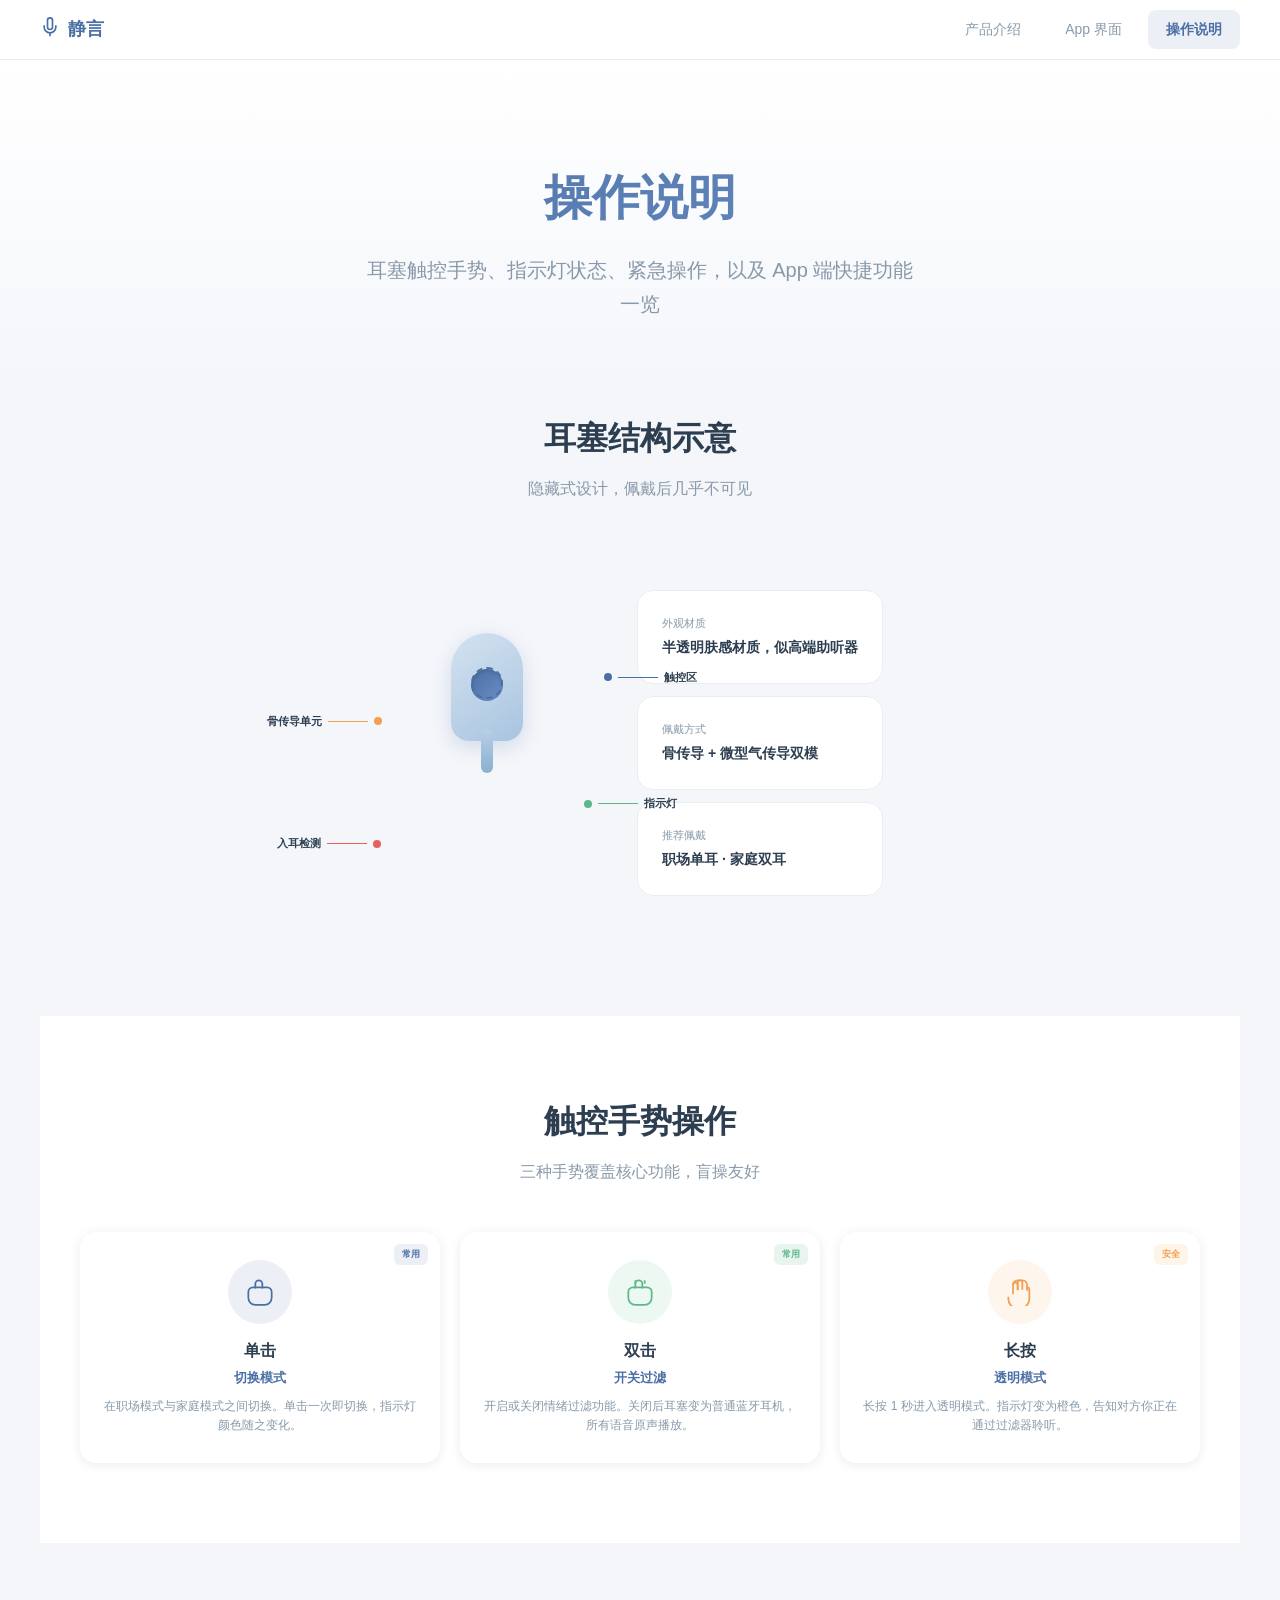
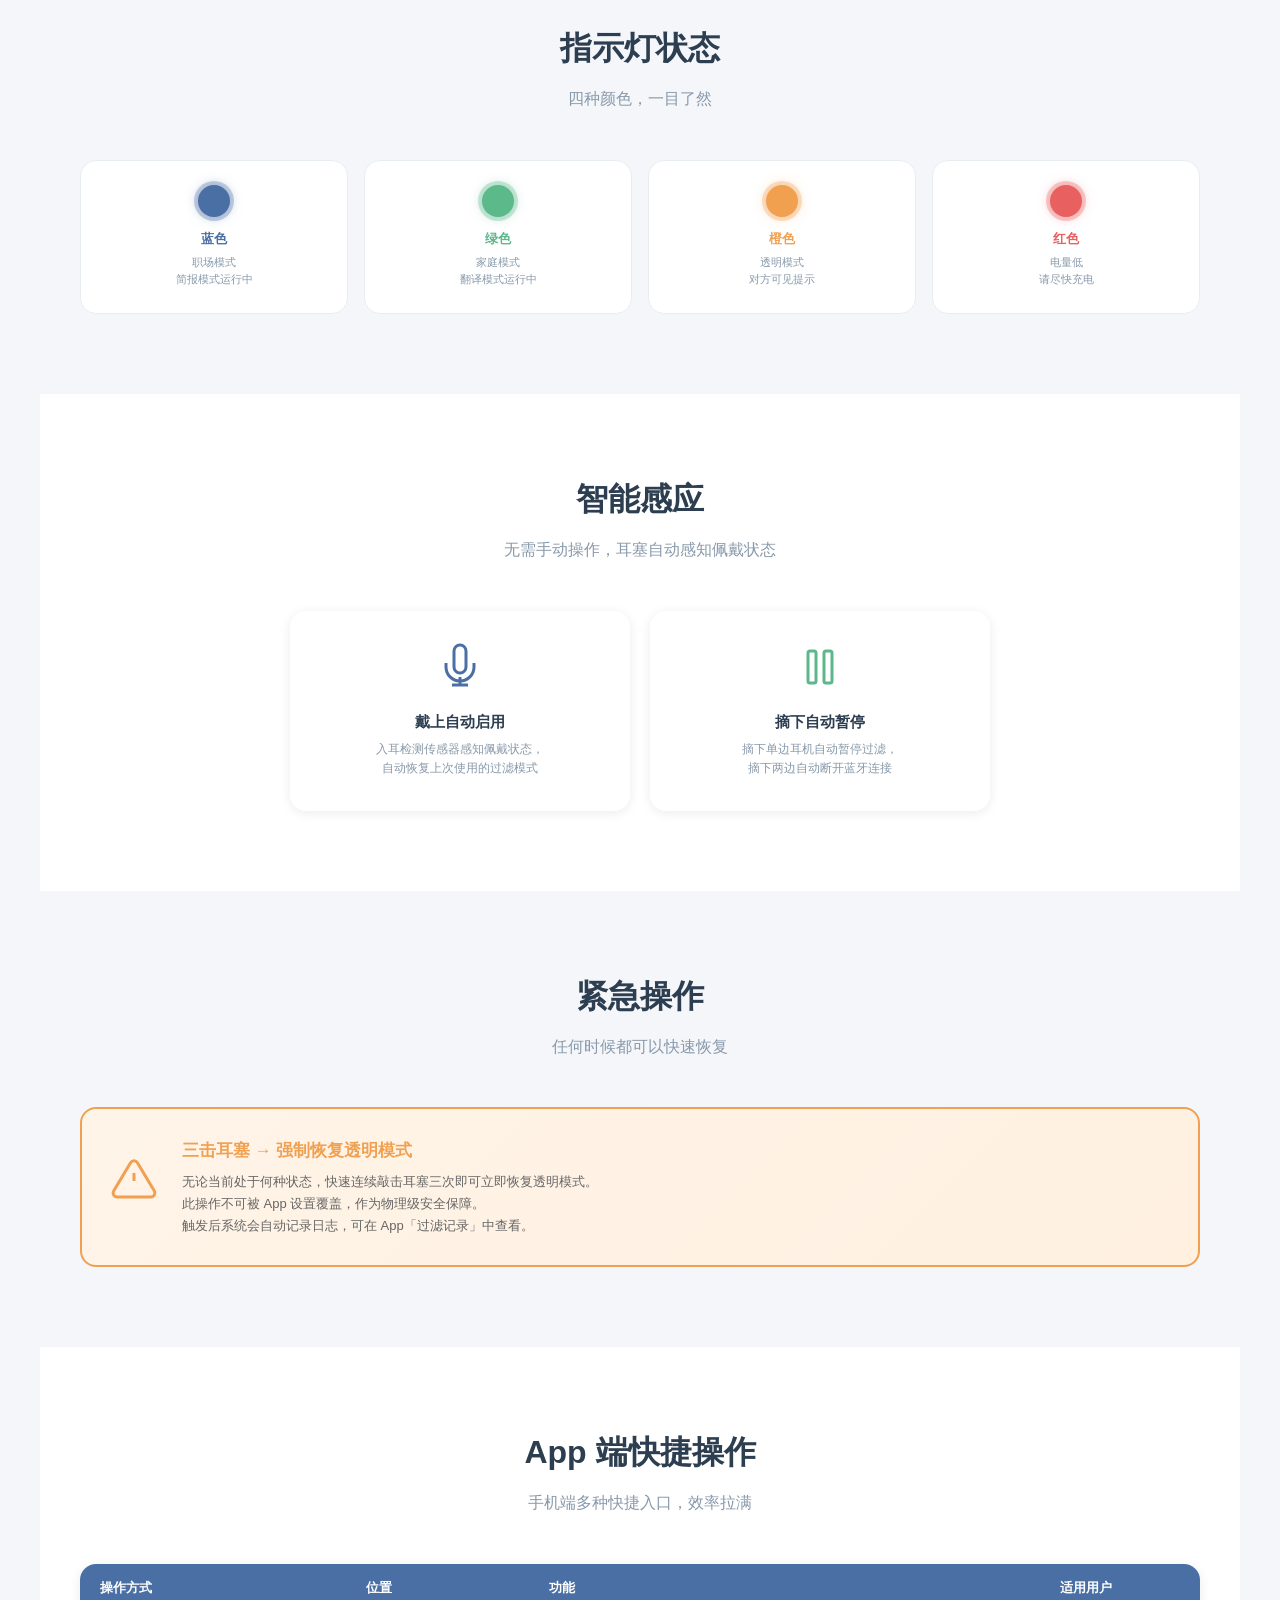
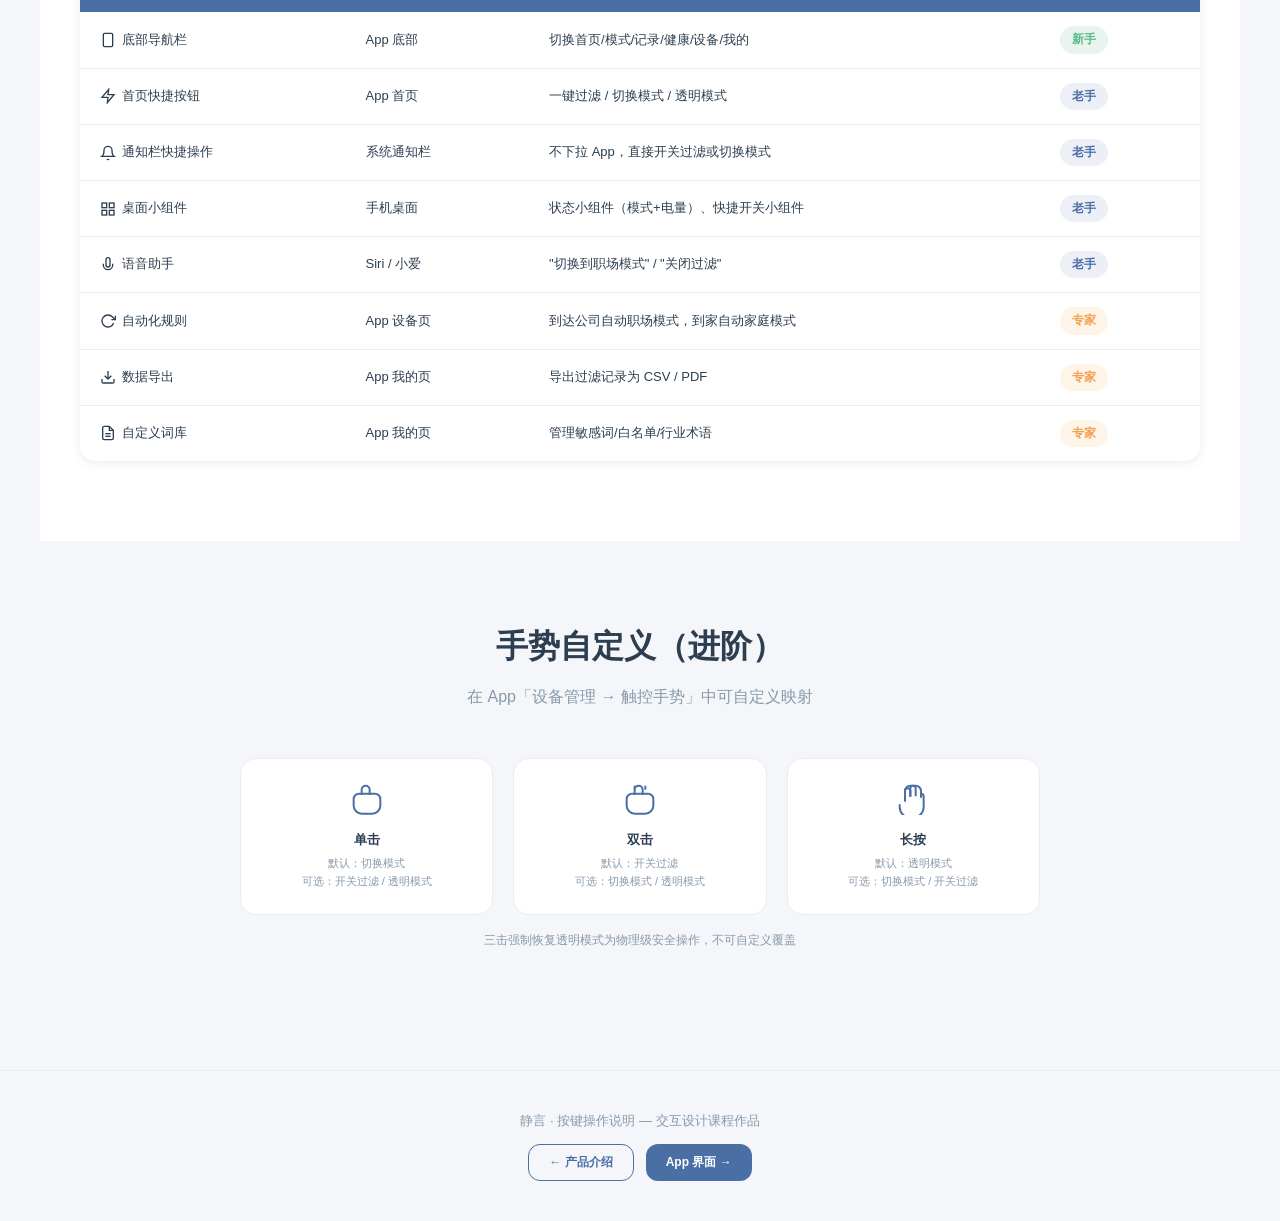
<file: controls.html>
<!DOCTYPE html>
<html lang="zh-CN">
<head>
<meta charset="UTF-8">
<meta name="viewport" content="width=device-width, initial-scale=1.0">
<title>静言 按键操作说明</title>
<link rel="stylesheet" href="css/common.css">
<style>
/* ===== 耳塞图示 ===== */
.earphone-diagram {
  display:flex; align-items:center; justify-content:center;
  gap:60px; padding:40px 0;
}
.earphone-visual {
  position:relative; width:180px; height:260px;
}
.ep-body {
  width:72px; height:108px;
  background:linear-gradient(145deg, #d4e2f0, #a8c4e0);
  border-radius:36px 36px 18px 18px;
  position:absolute; top:20px; left:50%; transform:translateX(-50%);
  box-shadow:0 6px 20px rgba(74,111,165,0.2);
}
.ep-body::before {
  content:''; width:32px; height:32px;
  background:linear-gradient(135deg, var(--primary), var(--primary-light));
  border-radius:50%; position:absolute;
  top:36px; left:50%; transform:translateX(-50%);
  box-shadow:inset 0 2px 4px rgba(0,0,0,0.15);
}
.ep-body::after {
  content:''; width:12px; height:44px;
  background:linear-gradient(180deg, #b8d0e8, #8ab0d0);
  border-radius:6px; position:absolute;
  bottom:-32px; left:50%; transform:translateX(-50%);
}
/* 触控区高亮 */
.touch-zone {
  width:32px; height:32px; border-radius:50%;
  border:2px dashed var(--primary);
  position:absolute; top:54px; left:50%; transform:translateX(-50%);
  animation:pulse 2s ease-in-out infinite;
}
/* 标注线 */
.annotation {
  position:absolute; display:flex; align-items:center; gap:6px;
  font-size:11px; font-weight:600; white-space:nowrap;
}
.annotation .dot {
  width:8px; height:8px; border-radius:50%; flex-shrink:0;
}
.annotation .line {
  width:40px; height:1px; flex-shrink:0;
}
.ann-tap { top:56px; right:-120px; }
.ann-tap .dot, .ann-tap .line { background:var(--primary); }
.ann-swipe { top:100px; left:-130px; flex-direction:row-reverse; }
.ann-swipe .dot, .ann-swipe .line { background:var(--orange); }
.ann-led { bottom:60px; right:-100px; }
.ann-led .dot, .ann-led .line { background:var(--green); }
.ann-in-ear { bottom:20px; left:-120px; flex-direction:row-reverse; }
.ann-in-ear .dot, .ann-in-ear .line { background:var(--red); }

/* ===== 手势演示卡 ===== */
.gesture-grid { display:grid; grid-template-columns:repeat(3,1fr); gap:20px; }
.gesture-card {
  background:var(--card); border-radius:var(--radius);
  padding:28px 20px; text-align:center;
  box-shadow:var(--shadow); position:relative;
  overflow:hidden; transition:var(--transition);
}
.gesture-card:hover { transform:translateY(-4px); box-shadow:var(--shadow-lg); }
.gesture-card .g-icon {
  width:64px; height:64px; border-radius:50%;
  display:flex; align-items:center; justify-content:center;
  font-size:28px; margin:0 auto 14px;
  transition:transform .3s;
}
.gesture-card:hover .g-icon { transform:scale(1.1); }
.gesture-card .g-title { font-size:16px; font-weight:700; margin-bottom:4px; }
.gesture-card .g-action { font-size:13px; color:var(--primary); font-weight:600; margin-bottom:8px; }
.gesture-card .g-desc { font-size:12px; color:var(--text-light); line-height:1.6; }
.gesture-card .g-badge {
  position:absolute; top:12px; right:12px;
  font-size:9px; padding:3px 8px; border-radius:6px;
  font-weight:700;
}

/* ===== 指示灯 ===== */
.led-grid { display:grid; grid-template-columns:repeat(4,1fr); gap:16px; }
.led-item {
  background:var(--card); border-radius:var(--radius);
  padding:24px 16px; text-align:center;
  border:1px solid var(--border); transition:var(--transition);
}
.led-item:hover { border-color:currentColor; }
.led-dot {
  width:32px; height:32px; border-radius:50%;
  margin:0 auto 12px; position:relative;
}
.led-dot::after {
  content:''; position:absolute; top:-4px; left:-4px; right:-4px; bottom:-4px;
  border-radius:50%; opacity:.3;
}
.led-dot.blue { background:#4A6FA5; box-shadow:0 0 12px rgba(74,111,165,0.5); }
.led-dot.blue::after { background:#4A6FA5; }
.led-dot.green { background:#5CB88A; box-shadow:0 0 12px rgba(92,184,138,0.5); }
.led-dot.green::after { background:#5CB88A; }
.led-dot.orange { background:#F0A050; box-shadow:0 0 12px rgba(240,160,80,0.5); }
.led-dot.orange::after { background:#F0A050; }
.led-dot.red { background:#E86060; box-shadow:0 0 12px rgba(232,96,96,0.5); }
.led-dot.red::after { background:#E86060; }
.led-name { font-size:13px; font-weight:600; margin-bottom:4px; }
.led-desc { font-size:11px; color:var(--text-light); }

/* ===== 紧急操作 ===== */
.emergency-card {
  background:linear-gradient(135deg, #FFF4E8, #FFF0E0);
  border:2px solid var(--orange);
  border-radius:var(--radius);
  padding:28px; display:flex; align-items:center; gap:24px;
}
.emergency-icon { font-size:48px; flex-shrink:0; }
.emergency-info .ei-title { font-size:17px; font-weight:700; color:var(--orange); margin-bottom:6px; }
.emergency-info .ei-desc { font-size:13px; color:#666; line-height:1.7; }

/* ===== App端操作表 ===== */
.app-ops-table {
  width:100%; border-collapse:collapse;
  background:var(--card); border-radius:var(--radius);
  overflow:hidden; box-shadow:var(--shadow);
}
.app-ops-table th {
  background:var(--primary); color:#fff;
  padding:14px 20px; font-size:13px; font-weight:600;
  text-align:left;
}
.app-ops-table td {
  padding:14px 20px; font-size:13px;
  border-bottom:1px solid var(--border);
}
.app-ops-table tr:last-child td { border:none; }
.app-ops-table tr:hover td { background:#FAFBFE; }
.op-icon { font-size:18px; margin-right:8px; }

@media (max-width:800px) {
  .gesture-grid { grid-template-columns:1fr; }
  .led-grid { grid-template-columns:repeat(2,1fr); }
  .earphone-diagram { flex-direction:column; }
  .emergency-card { flex-direction:column; text-align:center; }
}
</style>
</head>
<body>

<nav class="top-nav">
  <div class="nav-brand"><span class="brand-icon"><svg width="20" height="20" viewBox="0 0 24 24" fill="none" stroke="var(--primary)" stroke-width="2"><path d="M12 1a3 3 0 00-3 3v8a3 3 0 006 0V4a3 3 0 00-3-3z"/><path d="M19 10v2a7 7 0 01-14 0v-2"/><line x1="12" y1="19" x2="12" y2="23"/></svg></span><span>静言</span></div>
  <div class="nav-links">
    <a class="nav-link" href="index.html">产品介绍</a>
    <a class="nav-link" href="app.html">App 界面</a>
    <a class="nav-link active" href="controls.html">操作说明</a>
  </div>
</nav>

<div class="page-wrapper">

  <!-- Hero -->
  <section class="hero" style="padding-bottom:40px">
    <h1 class="hero-title animate-slide-up">操作说明</h1>
    <p class="hero-subtitle animate-slide-up delay-1">
      耳塞触控手势、指示灯状态、紧急操作，以及 App 端快捷功能一览
    </p>
  </section>

  <!-- 耳塞图示 -->
  <section class="section" style="padding-top:20px">
    <h2 class="section-title">耳塞结构示意</h2>
    <p class="section-subtitle">隐藏式设计，佩戴后几乎不可见</p>

    <div class="earphone-diagram animate-slide-up">
      <div class="earphone-visual">
        <div class="ep-body"></div>
        <div class="touch-zone"></div>
        <div class="annotation ann-tap"><div class="dot"></div><div class="line"></div><span>触控区</span></div>
        <div class="annotation ann-swipe"><div class="dot"></div><div class="line"></div><span>骨传导单元</span></div>
        <div class="annotation ann-led"><div class="dot"></div><div class="line"></div><span>指示灯</span></div>
        <div class="annotation ann-in-ear"><div class="dot"></div><div class="line"></div><span>入耳检测</span></div>
      </div>

      <div style="max-width:300px">
        <div class="card-flat" style="margin-bottom:12px">
          <div style="font-size:11px;color:var(--text-light);margin-bottom:4px">外观材质</div>
          <div style="font-size:14px;font-weight:600">半透明肤感材质，似高端助听器</div>
        </div>
        <div class="card-flat" style="margin-bottom:12px">
          <div style="font-size:11px;color:var(--text-light);margin-bottom:4px">佩戴方式</div>
          <div style="font-size:14px;font-weight:600">骨传导 + 微型气传导双模</div>
        </div>
        <div class="card-flat">
          <div style="font-size:11px;color:var(--text-light);margin-bottom:4px">推荐佩戴</div>
          <div style="font-size:14px;font-weight:600">职场单耳 · 家庭双耳</div>
        </div>
      </div>
    </div>
  </section>

  <!-- 手势操作 -->
  <section class="section" style="background:#fff">
    <h2 class="section-title">触控手势操作</h2>
    <p class="section-subtitle">三种手势覆盖核心功能，盲操友好</p>

    <div class="gesture-grid">
      <div class="gesture-card animate-slide-up delay-1">
        <span class="g-badge tag-blue">常用</span>
        <div class="g-icon" style="background:rgba(74,111,165,0.1)"><svg width="28" height="28" viewBox="0 0 24 24" fill="none" stroke="var(--primary)" stroke-width="1.5"><path d="M14 9V5a3 3 0 00-6 0v4"/><path d="M18 8a4 4 0 014 4v5a6 6 0 01-6 6H8a6 6 0 01-6-6v-5a4 4 0 014-4h12z"/></svg></div>
        <div class="g-title">单击</div>
        <div class="g-action">切换模式</div>
        <div class="g-desc">在职场模式与家庭模式之间切换。单击一次即切换，指示灯颜色随之变化。</div>
      </div>
      <div class="gesture-card animate-slide-up delay-2">
        <span class="g-badge tag-green">常用</span>
        <div class="g-icon" style="background:rgba(92,184,138,0.1)"><svg width="28" height="28" viewBox="0 0 24 24" fill="none" stroke="var(--green)" stroke-width="1.5"><path d="M14 9V5a3 3 0 00-6 0v4"/><path d="M18 8a4 4 0 014 4v5a6 6 0 01-6 6H8a6 6 0 01-6-6v-5a4 4 0 014-4h12z"/><line x1="8" y1="2" x2="8" y2="5"/><line x1="16" y1="2" x2="16" y2="5"/></svg></div>
        <div class="g-title">双击</div>
        <div class="g-action">开关过滤</div>
        <div class="g-desc">开启或关闭情绪过滤功能。关闭后耳塞变为普通蓝牙耳机，所有语音原声播放。</div>
      </div>
      <div class="gesture-card animate-slide-up delay-3">
        <span class="g-badge tag-orange">安全</span>
        <div class="g-icon" style="background:rgba(240,160,80,0.1)"><svg width="28" height="28" viewBox="0 0 24 24" fill="none" stroke="var(--orange)" stroke-width="1.5"><path d="M18 11V6a4 4 0 00-4-4H10a4 4 0 00-4 4v0"/><path d="M14 10V4a2 2 0 00-2-2v0a2 2 0 00-2 2v6"/><path d="M10 10.5V6a2 2 0 00-2-2v0a2 2 0 00-2 2v8"/><path d="M18 8a2 2 0 012 2v8a8 8 0 01-8 8h-2a8 8 0 01-8-8v-2"/></svg></div>
        <div class="g-title">长按</div>
        <div class="g-action">透明模式</div>
        <div class="g-desc">长按 1 秒进入透明模式。指示灯变为橙色，告知对方你正在通过过滤器聆听。</div>
      </div>
    </div>
  </section>

  <!-- 指示灯 -->
  <section class="section">
    <h2 class="section-title">指示灯状态</h2>
    <p class="section-subtitle">四种颜色，一目了然</p>

    <div class="led-grid animate-slide-up">
      <div class="led-item" style="color:var(--primary)">
        <div class="led-dot blue"></div>
        <div class="led-name">蓝色</div>
        <div class="led-desc">职场模式<br>简报模式运行中</div>
      </div>
      <div class="led-item" style="color:var(--green)">
        <div class="led-dot green"></div>
        <div class="led-name">绿色</div>
        <div class="led-desc">家庭模式<br>翻译模式运行中</div>
      </div>
      <div class="led-item" style="color:var(--orange)">
        <div class="led-dot orange"></div>
        <div class="led-name">橙色</div>
        <div class="led-desc">透明模式<br>对方可见提示</div>
      </div>
      <div class="led-item" style="color:var(--red)">
        <div class="led-dot red"></div>
        <div class="led-name">红色</div>
        <div class="led-desc">电量低<br>请尽快充电</div>
      </div>
    </div>
  </section>

  <!-- 入耳检测 -->
  <section class="section" style="background:#fff">
    <h2 class="section-title">智能感应</h2>
    <p class="section-subtitle">无需手动操作，耳塞自动感知佩戴状态</p>

    <div class="grid-2 animate-slide-up" style="max-width:700px;margin:0 auto">
      <div class="card" style="text-align:center;padding:32px">
        <div style="margin-bottom:12px"><svg width="48" height="48" viewBox="0 0 24 24" fill="none" stroke="var(--primary)" stroke-width="1.5"><path d="M12 1a3 3 0 00-3 3v8a3 3 0 006 0V4a3 3 0 00-3-3z"/><path d="M19 10v2a7 7 0 01-14 0v-2"/><line x1="8" y1="21" x2="16" y2="21"/><line x1="12" y1="17" x2="12" y2="21"/></svg></div>
        <div style="font-size:15px;font-weight:700;margin-bottom:6px">戴上自动启用</div>
        <div style="font-size:12px;color:var(--text-light);line-height:1.6">
          入耳检测传感器感知佩戴状态，<br>自动恢复上次使用的过滤模式
        </div>
      </div>
      <div class="card" style="text-align:center;padding:32px">
        <div style="margin-bottom:12px"><svg width="48" height="48" viewBox="0 0 24 24" fill="none" stroke="var(--green)" stroke-width="1.5"><rect x="6" y="4" width="4" height="16" rx="1"/><rect x="14" y="4" width="4" height="16" rx="1"/></svg></div>
        <div style="font-size:15px;font-weight:700;margin-bottom:6px">摘下自动暂停</div>
        <div style="font-size:12px;color:var(--text-light);line-height:1.6">
          摘下单边耳机自动暂停过滤，<br>摘下两边自动断开蓝牙连接
        </div>
      </div>
    </div>
  </section>

  <!-- 紧急操作 -->
  <section class="section">
    <h2 class="section-title">紧急操作</h2>
    <p class="section-subtitle">任何时候都可以快速恢复</p>

    <div class="emergency-card animate-slide-up">
      <div class="emergency-icon"><svg width="48" height="48" viewBox="0 0 24 24" fill="none" stroke="var(--orange)" stroke-width="1.5"><path d="M10.29 3.86L1.82 18a2 2 0 001.71 3h16.94a2 2 0 001.71-3L13.71 3.86a2 2 0 00-3.42 0z"/><line x1="12" y1="9" x2="12" y2="13"/><line x1="12" y1="17" x2="12.01" y2="17"/></svg></div>
      <div class="emergency-info">
        <div class="ei-title">三击耳塞 → 强制恢复透明模式</div>
        <div class="ei-desc">
          无论当前处于何种状态，快速连续敲击耳塞三次即可立即恢复透明模式。<br>
          此操作不可被 App 设置覆盖，作为物理级安全保障。<br>
          触发后系统会自动记录日志，可在 App「过滤记录」中查看。
        </div>
      </div>
    </div>
  </section>

  <!-- App端操作 -->
  <section class="section" style="background:#fff">
    <h2 class="section-title">App 端快捷操作</h2>
    <p class="section-subtitle">手机端多种快捷入口，效率拉满</p>

    <table class="app-ops-table animate-slide-up">
      <thead>
        <tr>
          <th>操作方式</th>
          <th>位置</th>
          <th>功能</th>
          <th>适用用户</th>
        </tr>
      </thead>
      <tbody>
        <tr>
          <td><svg width="16" height="16" viewBox="0 0 24 24" fill="none" stroke="currentColor" stroke-width="2" style="margin-right:6px;vertical-align:middle"><rect x="5" y="2" width="14" height="20" rx="2"/><line x1="12" y1="18" x2="12.01" y2="18"/></svg>底部导航栏</td>
          <td>App 底部</td>
          <td>切换首页/模式/记录/健康/设备/我的</td>
          <td><span class="tag tag-green">新手</span></td>
        </tr>
        <tr>
          <td><svg width="16" height="16" viewBox="0 0 24 24" fill="none" stroke="currentColor" stroke-width="2" style="margin-right:6px;vertical-align:middle"><polygon points="13 2 3 14 12 14 11 22 21 10 12 10"/></svg>首页快捷按钮</td>
          <td>App 首页</td>
          <td>一键过滤 / 切换模式 / 透明模式</td>
          <td><span class="tag tag-blue">老手</span></td>
        </tr>
        <tr>
          <td><svg width="16" height="16" viewBox="0 0 24 24" fill="none" stroke="currentColor" stroke-width="2" style="margin-right:6px;vertical-align:middle"><path d="M18 8A6 6 0 006 8c0 7-3 9-3 9h18s-3-2-3-9"/><path d="M13.73 21a2 2 0 01-3.46 0"/></svg>通知栏快捷操作</td>
          <td>系统通知栏</td>
          <td>不下拉 App，直接开关过滤或切换模式</td>
          <td><span class="tag tag-blue">老手</span></td>
        </tr>
        <tr>
          <td><svg width="16" height="16" viewBox="0 0 24 24" fill="none" stroke="currentColor" stroke-width="2" style="margin-right:6px;vertical-align:middle"><rect x="3" y="3" width="7" height="7"/><rect x="14" y="3" width="7" height="7"/><rect x="14" y="14" width="7" height="7"/><rect x="3" y="14" width="7" height="7"/></svg>桌面小组件</td>
          <td>手机桌面</td>
          <td>状态小组件（模式+电量）、快捷开关小组件</td>
          <td><span class="tag tag-blue">老手</span></td>
        </tr>
        <tr>
          <td><svg width="16" height="16" viewBox="0 0 24 24" fill="none" stroke="currentColor" stroke-width="2" style="margin-right:6px;vertical-align:middle"><path d="M12 1a3 3 0 00-3 3v8a3 3 0 006 0V4a3 3 0 00-3-3z"/><path d="M19 10v2a7 7 0 01-14 0v-2"/></svg>语音助手</td>
          <td>Siri / 小爱</td>
          <td>"切换到职场模式" / "关闭过滤"</td>
          <td><span class="tag tag-blue">老手</span></td>
        </tr>
        <tr>
          <td><svg width="16" height="16" viewBox="0 0 24 24" fill="none" stroke="currentColor" stroke-width="2" style="margin-right:6px;vertical-align:middle"><polyline points="23 4 23 10 17 10"/><path d="M20.49 15a9 9 0 11-2.12-9.36L23 10"/></svg>自动化规则</td>
          <td>App 设备页</td>
          <td>到达公司自动职场模式，到家自动家庭模式</td>
          <td><span class="tag tag-orange">专家</span></td>
        </tr>
        <tr>
          <td><svg width="16" height="16" viewBox="0 0 24 24" fill="none" stroke="currentColor" stroke-width="2" style="margin-right:6px;vertical-align:middle"><path d="M21 15v4a2 2 0 01-2 2H5a2 2 0 01-2-2v-4"/><polyline points="7 10 12 15 17 10"/><line x1="12" y1="15" x2="12" y2="3"/></svg>数据导出</td>
          <td>App 我的页</td>
          <td>导出过滤记录为 CSV / PDF</td>
          <td><span class="tag tag-orange">专家</span></td>
        </tr>
        <tr>
          <td><svg width="16" height="16" viewBox="0 0 24 24" fill="none" stroke="currentColor" stroke-width="2" style="margin-right:6px;vertical-align:middle"><path d="M14 2H6a2 2 0 00-2 2v16a2 2 0 002 2h12a2 2 0 002-2V8z"/><polyline points="14 2 14 8 20 8"/><line x1="16" y1="13" x2="8" y2="13"/><line x1="16" y1="17" x2="8" y2="17"/></svg>自定义词库</td>
          <td>App 我的页</td>
          <td>管理敏感词/白名单/行业术语</td>
          <td><span class="tag tag-orange">专家</span></td>
        </tr>
      </tbody>
    </table>
  </section>

  <!-- 手势自定义 -->
  <section class="section">
    <h2 class="section-title">手势自定义（进阶）</h2>
    <p class="section-subtitle">在 App「设备管理 → 触控手势」中可自定义映射</p>

    <div class="grid-3 animate-slide-up" style="max-width:800px;margin:0 auto">
      <div class="card-flat" style="text-align:center;padding:24px">
        <div style="margin-bottom:8px"><svg width="32" height="32" viewBox="0 0 24 24" fill="none" stroke="var(--primary)" stroke-width="1.5"><path d="M14 9V5a3 3 0 00-6 0v4"/><path d="M18 8a4 4 0 014 4v5a6 6 0 01-6 6H8a6 6 0 01-6-6v-5a4 4 0 014-4h12z"/></svg></div>
        <div style="font-size:13px;font-weight:700;margin-bottom:4px">单击</div>
        <div style="font-size:11px;color:var(--text-light)">默认：切换模式</div>
        <div style="font-size:11px;color:var(--text-light)">可选：开关过滤 / 透明模式</div>
      </div>
      <div class="card-flat" style="text-align:center;padding:24px">
        <div style="margin-bottom:8px"><svg width="32" height="32" viewBox="0 0 24 24" fill="none" stroke="var(--primary)" stroke-width="1.5"><path d="M14 9V5a3 3 0 00-6 0v4"/><path d="M18 8a4 4 0 014 4v5a6 6 0 01-6 6H8a6 6 0 01-6-6v-5a4 4 0 014-4h12z"/><line x1="8" y1="2" x2="8" y2="5"/><line x1="16" y1="2" x2="16" y2="5"/></svg></div>
        <div style="font-size:13px;font-weight:700;margin-bottom:4px">双击</div>
        <div style="font-size:11px;color:var(--text-light)">默认：开关过滤</div>
        <div style="font-size:11px;color:var(--text-light)">可选：切换模式 / 透明模式</div>
      </div>
      <div class="card-flat" style="text-align:center;padding:24px">
        <div style="margin-bottom:8px"><svg width="32" height="32" viewBox="0 0 24 24" fill="none" stroke="var(--primary)" stroke-width="1.5"><path d="M18 11V6a4 4 0 00-4-4H10a4 4 0 00-4 4v0"/><path d="M14 10V4a2 2 0 00-2-2v0a2 2 0 00-2 2v6"/><path d="M10 10.5V6a2 2 0 00-2-2v0a2 2 0 00-2 2v8"/><path d="M18 8a2 2 0 012 2v8a8 8 0 01-8 8h-2a8 8 0 01-8-8v-2"/></svg></div>
        <div style="font-size:13px;font-weight:700;margin-bottom:4px">长按</div>
        <div style="font-size:11px;color:var(--text-light)">默认：透明模式</div>
        <div style="font-size:11px;color:var(--text-light)">可选：切换模式 / 开关过滤</div>
      </div>
    </div>
    <p style="text-align:center;font-size:12px;color:var(--text-light);margin-top:16px">
      三击强制恢复透明模式为物理级安全操作，不可自定义覆盖
    </p>
  </section>

  <!-- 页脚 -->
  <footer class="footer">
    <p>静言 · 按键操作说明 — 交互设计课程作品</p>
    <div style="margin-top:12px;display:flex;gap:12px;justify-content:center">
      <a href="index.html" class="btn btn-outline" style="padding:8px 20px;font-size:12px">← 产品介绍</a>
      <a href="app.html" class="btn btn-primary" style="padding:8px 20px;font-size:12px">App 界面 →</a>
    </div>
  </footer>
</div>

</body>
</html>
</file>
<file: css/common.css>
/* ===== 静言 App 共享样式 ===== */

/* --- CSS 变量 --- */
:root {
  --primary: #4A6FA5;
  --primary-light: #6B8FC4;
  --primary-dark: #3A5A85;
  --green: #5CB88A;
  --green-light: #E8F5EE;
  --orange: #F0A050;
  --orange-light: #FFF4E8;
  --red: #E86060;
  --red-light: #FDE8E8;
  --purple: #A78BFA;
  --bg: #F4F6FA;
  --card: #FFFFFF;
  --text: #2C3E50;
  --text-light: #8899AA;
  --border: #E8EDF2;
  --shadow: 0 2px 12px rgba(0,0,0,0.08);
  --shadow-lg: 0 8px 30px rgba(0,0,0,0.12);
  --radius: 16px;
  --radius-sm: 10px;
  --radius-xs: 6px;
  --transition: 0.25s cubic-bezier(0.4, 0, 0.2, 1);
}

/* --- Reset & Base --- */
*, *::before, *::after { margin: 0; padding: 0; box-sizing: border-box; }
html { scroll-behavior: smooth; }
body {
  font-family: -apple-system, "PingFang SC", "Helvetica Neue", "Microsoft YaHei", sans-serif;
  background: var(--bg);
  color: var(--text);
  line-height: 1.6;
  -webkit-font-smoothing: antialiased;
}
img { max-width: 100%; display: block; }
a { color: var(--primary); text-decoration: none; }
button { font-family: inherit; cursor: pointer; }

/* --- 顶部导航 --- */
.top-nav {
  position: fixed; top: 0; left: 0; right: 0; z-index: 1000;
  height: 60px;
  background: rgba(255,255,255,0.92);
  backdrop-filter: blur(12px);
  border-bottom: 1px solid var(--border);
  display: flex; align-items: center; justify-content: space-between;
  padding: 0 40px;
}
.nav-brand {
  font-size: 18px; font-weight: 700; color: var(--primary);
  display: flex; align-items: center; gap: 8px;
}
.nav-brand .brand-icon { font-size: 22px; }
.nav-links { display: flex; gap: 8px; }
.nav-link {
  padding: 8px 18px; border-radius: 8px;
  font-size: 14px; font-weight: 500;
  color: var(--text-light); transition: var(--transition);
  border: none; background: none;
}
.nav-link:hover { color: var(--primary); background: rgba(74,111,165,0.06); }
.nav-link.active { color: var(--primary); background: rgba(74,111,165,0.1); font-weight: 600; }

/* --- 页面容器 --- */
.page-wrapper {
  padding-top: 60px;
  min-height: 100vh;
}

/* --- Section --- */
.section {
  padding: 80px 40px;
  max-width: 1200px;
  margin: 0 auto;
}
.section-sm { padding: 40px 40px; }
.section-title {
  font-size: 32px; font-weight: 700; text-align: center;
  margin-bottom: 12px;
}
.section-subtitle {
  font-size: 16px; color: var(--text-light);
  text-align: center; margin-bottom: 48px;
  max-width: 600px; margin-left: auto; margin-right: auto;
}

/* --- 卡片 --- */
.card {
  background: var(--card);
  border-radius: var(--radius);
  padding: 24px;
  box-shadow: var(--shadow);
  transition: transform var(--transition), box-shadow var(--transition);
}
.card:hover {
  transform: translateY(-2px);
  box-shadow: var(--shadow-lg);
}
.card-flat {
  background: var(--card);
  border-radius: var(--radius);
  padding: 24px;
  border: 1px solid var(--border);
}

/* --- 按钮 --- */
.btn {
  display: inline-flex; align-items: center; justify-content: center; gap: 8px;
  padding: 12px 28px; border-radius: 12px;
  font-size: 14px; font-weight: 600;
  border: none; transition: var(--transition);
  transform: scale(1);
}
.btn:active { transform: scale(0.97); }
.btn-primary { background: var(--primary); color: #fff; }
.btn-primary:hover { background: var(--primary-dark); box-shadow: 0 4px 16px rgba(74,111,165,0.3); }
.btn-outline { background: transparent; color: var(--primary); border: 1.5px solid var(--primary); }
.btn-outline:hover { background: rgba(74,111,165,0.06); }
.btn-ghost { background: transparent; color: var(--text-light); }
.btn-ghost:hover { color: var(--primary); }

/* --- Grid --- */
.grid-2 { display: grid; grid-template-columns: repeat(2, 1fr); gap: 20px; }
.grid-3 { display: grid; grid-template-columns: repeat(3, 1fr); gap: 20px; }
.grid-4 { display: grid; grid-template-columns: repeat(4, 1fr); gap: 20px; }

/* --- 标签 --- */
.tag {
  display: inline-block; padding: 4px 12px; border-radius: 20px;
  font-size: 12px; font-weight: 600;
}
.tag-blue { background: rgba(74,111,165,0.1); color: var(--primary); }
.tag-green { background: var(--green-light); color: var(--green); }
.tag-orange { background: var(--orange-light); color: var(--orange); }
.tag-red { background: var(--red-light); color: var(--red); }

/* --- 动效 --- */
@keyframes fadeIn {
  from { opacity: 0; }
  to { opacity: 1; }
}
@keyframes slideUp {
  from { opacity: 0; transform: translateY(24px); }
  to { opacity: 1; transform: translateY(0); }
}
@keyframes slideInLeft {
  from { opacity: 0; transform: translateX(-24px); }
  to { opacity: 1; transform: translateX(0); }
}
@keyframes slideInRight {
  from { opacity: 0; transform: translateX(24px); }
  to { opacity: 1; transform: translateX(0); }
}
@keyframes pulse {
  0%, 100% { transform: scale(1); }
  50% { transform: scale(1.05); }
}
@keyframes float {
  0%, 100% { transform: translateY(0); }
  50% { transform: translateY(-8px); }
}

.animate-fade { animation: fadeIn 0.6s ease-out both; }
.animate-slide-up { animation: slideUp 0.6s ease-out both; }
.animate-slide-left { animation: slideInLeft 0.6s ease-out both; }
.animate-slide-right { animation: slideInRight 0.6s ease-out both; }
.delay-1 { animation-delay: 0.1s; }
.delay-2 { animation-delay: 0.2s; }
.delay-3 { animation-delay: 0.3s; }
.delay-4 { animation-delay: 0.4s; }
.delay-5 { animation-delay: 0.5s; }

/* --- 手机模拟器 --- */
.phone-frame {
  width: 390px; height: 844px;
  background: var(--bg);
  border-radius: 44px;
  border: 8px solid #1A1A2E;
  overflow: hidden;
  position: relative;
  box-shadow: 0 20px 60px rgba(0,0,0,0.25);
  flex-shrink: 0;
}
.phone-status-bar {
  height: 54px; background: var(--card);
  display: flex; align-items: flex-end;
  justify-content: space-between;
  padding: 0 28px 8px;
  font-size: 14px; font-weight: 600;
  position: relative;
}
.phone-notch {
  width: 120px; height: 28px;
  background: #1A1A2E;
  border-radius: 0 0 18px 18px;
  position: absolute; top: 0; left: 50%; transform: translateX(-50%);
}
.phone-content {
  height: calc(844px - 54px - 70px);
  overflow-y: auto;
  scrollbar-width: none;
}
.phone-content::-webkit-scrollbar { display: none; }
.phone-bottom-nav {
  height: 70px; background: var(--card);
  display: flex; align-items: center; justify-content: space-around;
  border-top: 1px solid var(--border);
  position: absolute; bottom: 0; left: 0; right: 0;
}

/* --- 分隔线 --- */
.divider {
  width: 60px; height: 4px; border-radius: 2px;
  background: var(--primary); margin: 0 auto 24px;
}

/* --- Hero 区域 --- */
.hero {
  text-align: center; padding: 100px 40px 60px;
  background: linear-gradient(180deg, #fff 0%, var(--bg) 100%);
}
.hero-title {
  font-size: 48px; font-weight: 800;
  background: linear-gradient(135deg, var(--primary), var(--primary-light));
  -webkit-background-clip: text; -webkit-text-fill-color: transparent;
  background-clip: text;
  margin-bottom: 16px;
}
.hero-subtitle {
  font-size: 20px; color: var(--text-light);
  max-width: 560px; margin: 0 auto 32px;
  line-height: 1.7;
}
.hero-actions { display: flex; gap: 12px; justify-content: center; }

/* --- 页脚 --- */
.footer {
  text-align: center; padding: 40px;
  color: var(--text-light); font-size: 13px;
  border-top: 1px solid var(--border);
  margin-top: 40px;
}

/* --- 响应式 --- */
@media (max-width: 960px) {
  .grid-3 { grid-template-columns: repeat(2, 1fr); }
  .grid-4 { grid-template-columns: repeat(2, 1fr); }
  .section { padding: 60px 24px; }
  .hero { padding: 80px 24px 40px; }
  .hero-title { font-size: 36px; }
  .top-nav { padding: 0 20px; }
}
@media (max-width: 640px) {
  .grid-2, .grid-3, .grid-4 { grid-template-columns: 1fr; }
  .hero-title { font-size: 28px; }
  .hero-subtitle { font-size: 16px; }
  .section-title { font-size: 24px; }
  .nav-links { gap: 2px; }
  .nav-link { padding: 6px 10px; font-size: 12px; }
}
</file>
